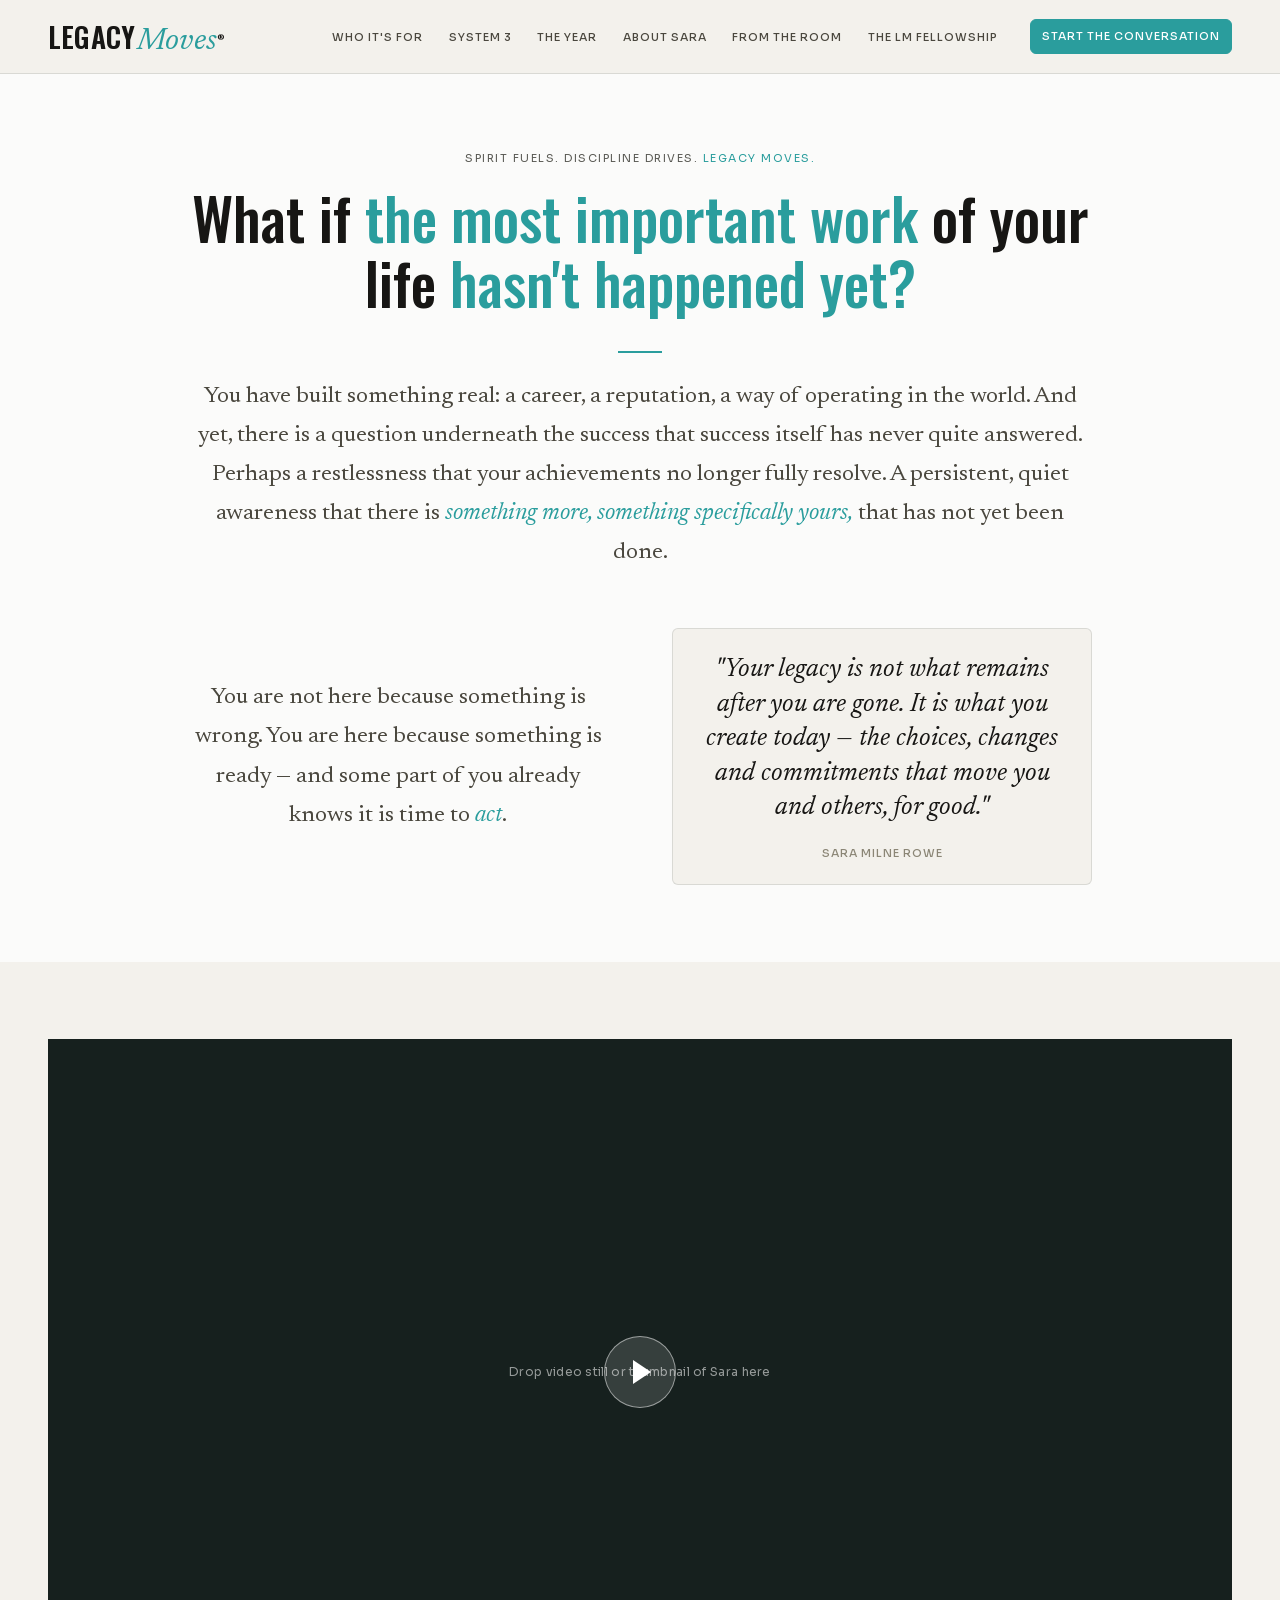
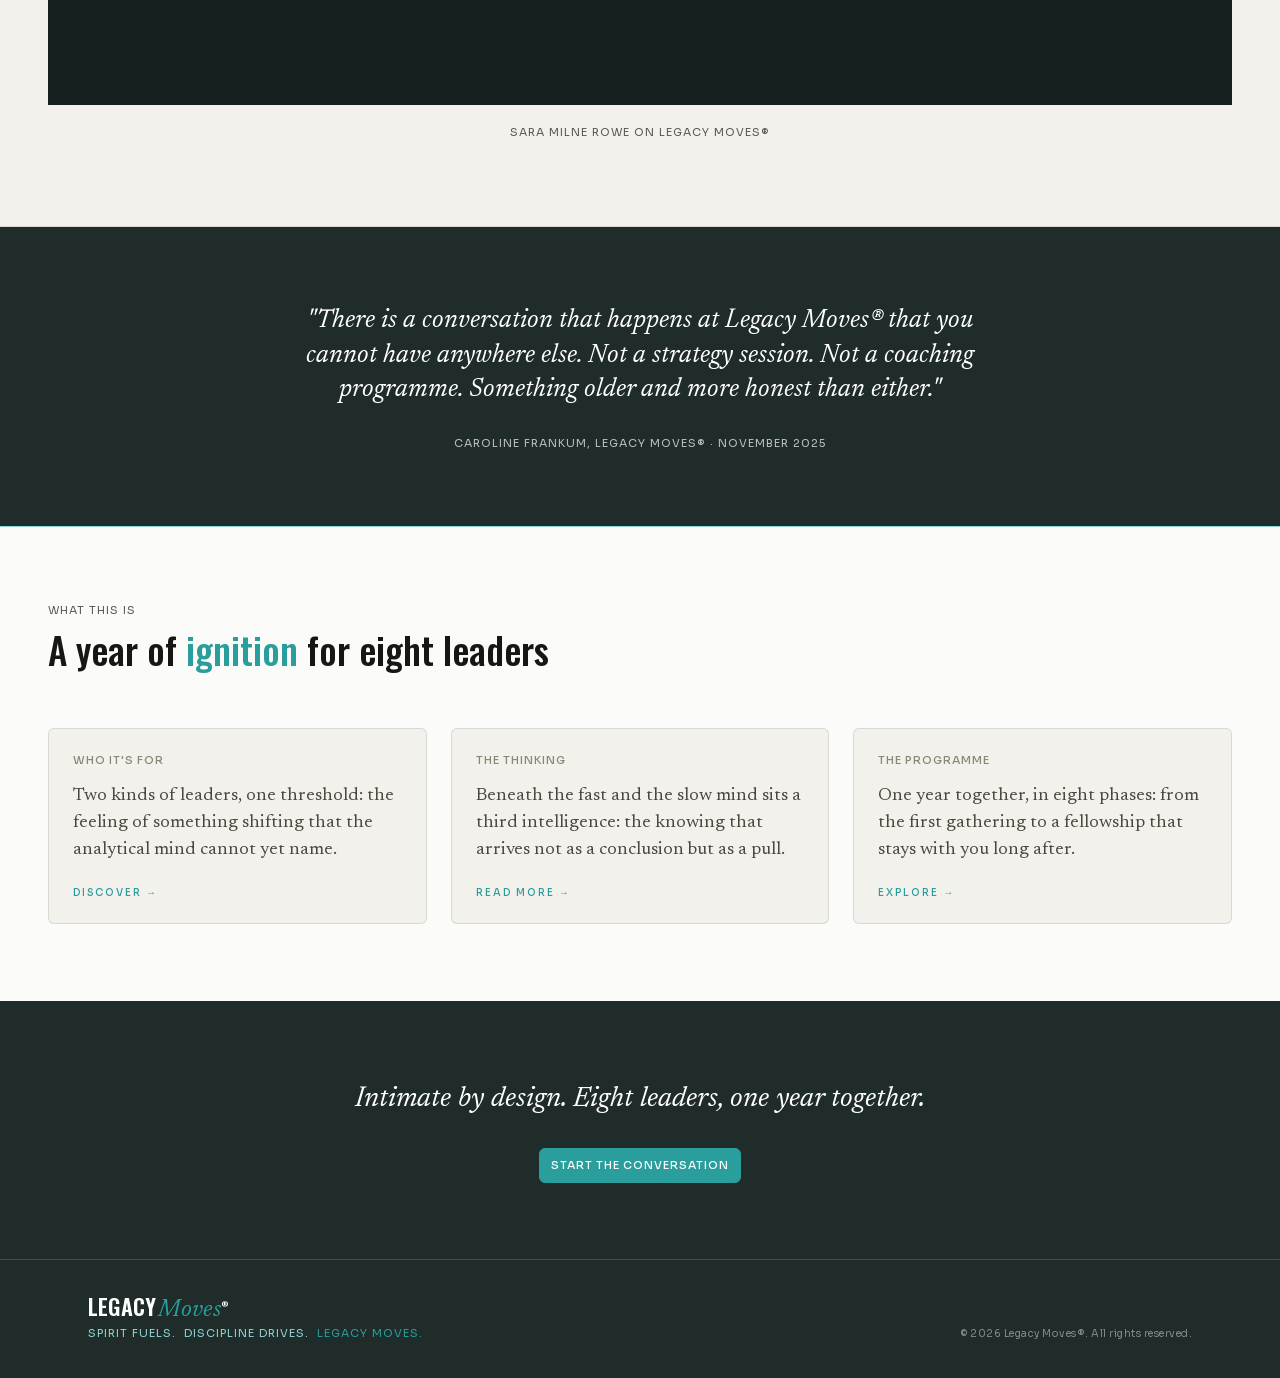
<file: index.html>
<!DOCTYPE html>
<html lang="en">
<head>
<meta charset="utf-8">
<meta name="viewport" content="width=device-width, initial-scale=1">
<title>Legacy Moves® — A year of ignition for eight leaders</title>
<link rel="stylesheet" href="css/fonts.css">
<link rel="stylesheet" href="css/style.css">
</head>
<body>
  <!-- header:start -->
  <header class="site-header">
    <div class="header-top">
      <a href="index.html" class="logo-lockup">
        <span class="wordmark">Legacy</span><span class="wordmark-script">Moves</span><sup class="wordmark-r">®</sup>
      </a>
      <nav class="site-nav" id="site-nav">
        <a href="who-its-for.html" class="nav-link">Who it's for</a>
        <a href="system-3.html" class="nav-link">System 3</a>
        <a href="the-year.html" class="nav-link">The Year</a>
        <a href="about-sara.html" class="nav-link">About Sara</a>
        <a href="from-the-room.html" class="nav-link">From the room</a>
        <a href="the-fellowship.html" class="nav-link">The LM Fellowship</a>
        <a href="start-the-conversation.html" class="cta-link nav-cta">Start the conversation</a>
      </nav>
      <div class="header-actions">
        <a href="start-the-conversation.html" class="cta-link header-cta">Start the conversation</a>
        <button class="nav-toggle" aria-label="Toggle navigation" aria-expanded="false" aria-controls="site-nav">
          <span class="bar"></span><span class="bar"></span><span class="bar"></span>
        </button>
      </div>
    </div>
  </header>

  <!-- header:end -->
  <script src="js/nav.js"></script>

  <main>

  <div data-screen-label="Home">
    <section class="section-plain">
      <div class="wrap wrap-1000 text-center">
        <div class="hero-tagline">Spirit Fuels. Discipline Drives. <span class="text-teal">Legacy Moves.</span></div>
        <h1 class="hero-heading">What if <span class="text-teal">the most important work</span> of your life <span class="text-teal">hasn't happened yet?</span></h1>
        <div class="rule-teal"></div>
        <p class="hero-lead">You have built something real: a career, a reputation, a way of operating in the world. And yet, there is a question underneath the success that success itself has never quite answered. Perhaps a restlessness that your achievements no longer fully resolve. A persistent, quiet awareness that there is <span class="text-teal-em">something more, something specifically yours,</span> that has not yet been done.</p>
        <div class="split-grid split-1-1 split-align-center stack-md hero-split">
          <p class="hero-lead">You are not here because something is wrong. You are here because something is ready — and some part of you already knows it is time to <span class="text-teal-em">act</span>.</p>
          <div class="card hero-quote-card">
            <p class="testimonial-quote">"Your legacy is not what remains after you are gone. It is what you create today — the choices, changes and commitments that move you and others, for good."</p>
            <span class="card-label">Sara Milne Rowe</span>
          </div>
        </div>
      </div>
    </section>

    <section class="section-alt">
      <div class="wrap">
        <div class="video-frame">
          <div class="media-placeholder media-placeholder-fill">Drop video still or thumbnail of Sara here</div>
          <div class="video-play-button">
            <div class="video-play-icon"></div>
          </div>
        </div>
        <p class="eyebrow eyebrow-center eyebrow-top">Sara Milne Rowe on Legacy Moves®</p>
      </div>
    </section>

    <section class="section-dark">
      <div class="quote-cycler">
        <div class="quote-slide is-active">
          <p class="pull-quote">"There is a conversation that happens at Legacy Moves® that you cannot have anywhere else. Not a strategy session. Not a coaching programme. Something older and more honest than either."</p>
          <p class="pull-quote-attribution">Caroline Frankum, Legacy Moves® · November 2025</p>
        </div>
        <div class="quote-slide">
          <p class="pull-quote">"I have been in many rooms with skilled facilitators. This was different. Sara holds something rare: the ability to help you hear yourself more clearly than you ever have. The decisions I made in that room have shaped everything since."</p>
          <p class="pull-quote-attribution">Zehra Chatoo, Senior Executive · Global Markets</p>
        </div>        
      </div>
      <div class="section-dark-edge"></div>
    </section>

    <section class="section-plain">
      <div class="wrap">
        <div class="heading-group">
          <span class="eyebrow">What this is</span>
          <h2 class="h-subsection">A year of <span class="text-teal">ignition</span> for eight leaders</h2>
        </div>
        <div class="stack-sm info-cards">
          <a href="who-its-for.html" class="card info-card">
            <span class="card-label">Who it's for</span>
            <p class="card-body">Two kinds of leaders, one threshold: the feeling of something shifting that the analytical mind cannot yet name.</p>
            <span class="tag-teal card-cta">Discover →</span>
          </a>
          <a href="system-3.html" class="card info-card">
            <span class="card-label">The thinking</span>
            <p class="card-body">Beneath the fast and the slow mind sits a third intelligence: the knowing that arrives not as a conclusion but as a pull.</p>
            <span class="tag-teal card-cta">Read more →</span>
          </a>
          <a href="the-year.html" class="card info-card">
            <span class="card-label">The programme</span>
            <p class="card-body">One year together, in eight phases: from the first gathering to a fellowship that stays with you long after.</p>
            <span class="tag-teal card-cta">Explore →</span>
          </a>
        </div>
      </div>
    </section>


  </div>
  
  </main>

  <!-- footer:start -->
  <footer class="site-footer">
    <div class="footer-top">
      <div class="footer-inner">
          <p class="footer-quote">Intimate by design. Eight leaders, one year together.</p>
          <a href="start-the-conversation.html" class="cta-link footer-cta">Start the conversation</a>
      </div>
    </div>
    <div class="footer-divider"></div>
    <div class="footer-bottom">
      <div class="footer-inner">
          <div class="footer-brand">
            <a href="index.html" class="footer-logo"><span class="wordmark">Legacy</span><span class="wordmark-script">Moves</span><sup class="wordmark-r">®</sup></a>
            <div class="footer-tagline">Spirit Fuels.&nbsp;&nbsp;Discipline Drives.&nbsp;&nbsp;<span class="text-teal">Legacy Moves.</span></div>
          </div>
          <div class="footer-copyright">© 2026 Legacy Moves®. All rights reserved.</div>
      </div>
    </div>
  </footer>

  <!-- footer:end -->

<script src="js/quote-cycle.js"></script>
</body>
</html>
</file>
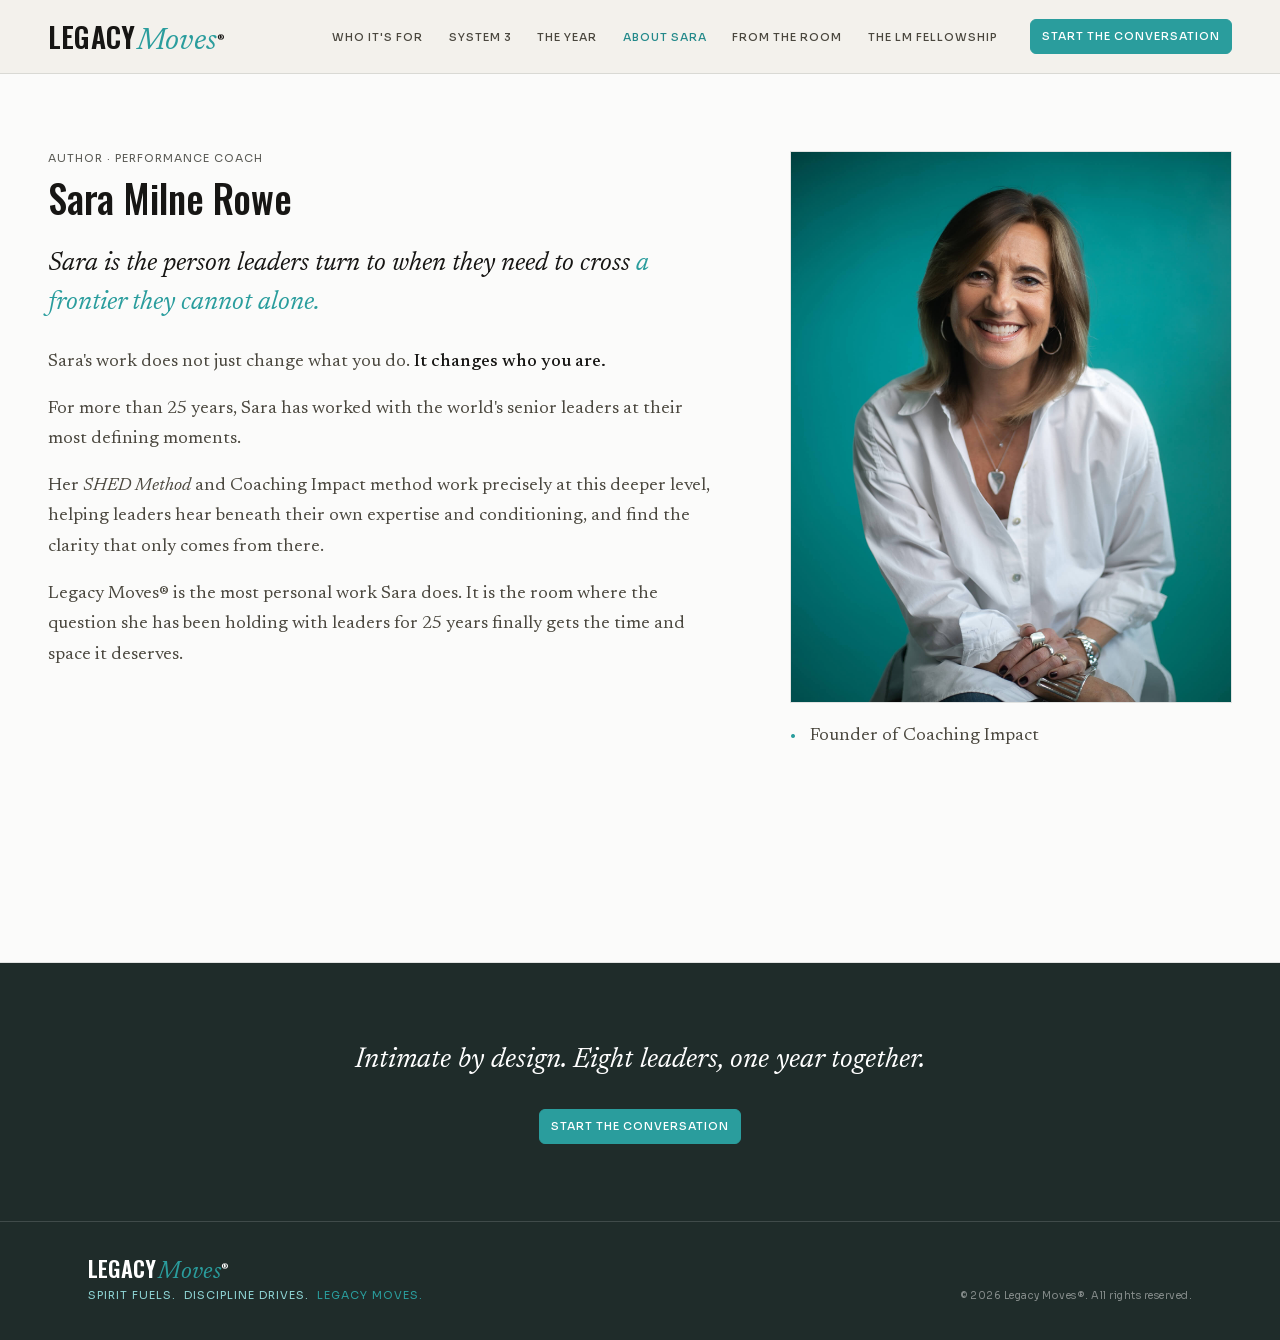
<file: about-sara.html>
<!DOCTYPE html>
<html lang="en">
<head>
<meta charset="utf-8">
<meta name="viewport" content="width=device-width, initial-scale=1">
<title>About Sara | Legacy Moves®</title>
<link rel="stylesheet" href="css/fonts.css">
<link rel="stylesheet" href="css/style.css">
</head>
<body>
  <!-- header:start -->
  <header class="site-header">
    <div class="header-top">
      <a href="index.html" class="logo-lockup">
        <span class="wordmark">Legacy</span><span class="wordmark-script">Moves</span><sup class="wordmark-r">®</sup>
      </a>
      <nav class="site-nav" id="site-nav">
        <a href="who-its-for.html" class="nav-link">Who it's for</a>
        <a href="system-3.html" class="nav-link">System 3</a>
        <a href="the-year.html" class="nav-link">The Year</a>
        <a href="about-sara.html" class="nav-link active">About Sara</a>
        <a href="from-the-room.html" class="nav-link">From the room</a>
        <a href="the-fellowship.html" class="nav-link">The LM Fellowship</a>
        <a href="start-the-conversation.html" class="cta-link nav-cta">Start the conversation</a>
      </nav>
      <div class="header-actions">
        <a href="start-the-conversation.html" class="cta-link header-cta">Start the conversation</a>
        <button class="nav-toggle" aria-label="Toggle navigation" aria-expanded="false" aria-controls="site-nav">
          <span class="bar"></span><span class="bar"></span><span class="bar"></span>
        </button>
      </div>
    </div>
  </header>

  <!-- header:end -->
  <script src="js/nav.js"></script>

  <main>

  <section data-screen-label="About Sara" class="section-bordered">
    <div class="wrap stack-md split-grid split-3-2 split-align-start">
      <div>
        <span class="eyebrow">Author · Performance Coach</span>
        <h2 class="h-section">Sara Milne Rowe</h2>
        <p class="bio-quote">Sara is the person leaders turn to when they need to cross <span class="text-teal-em">a frontier they cannot alone.</span></p>
        <p class="body-copy">Sara's work does not just change what you do. <strong class="text-strong">It changes who you are.</strong></p>
        <p class="body-copy body-copy-top">For more than 25 years, Sara has worked with the world's senior leaders at their most defining moments.</p>
        <p class="body-copy body-copy-top">Her <em>SHED Method</em> and Coaching Impact method work precisely at this deeper level, helping leaders hear beneath their own expertise and conditioning, and find the clarity that only comes from there.</p>
        <p class="body-copy body-copy-top">Legacy Moves® is the most personal work Sara does. It is the room where the question she has been holding with leaders for 25 years finally gets the time and space it deserves.</p>
      </div>
      <div>
        <div class="portrait-frame">
          <img src="assets/images/sara-portrait.jpg" alt="Sara Milne Rowe" class="portrait-img">
        </div>
        <div class="quote-cycler credential-cycler">
          <div class="quote-slide is-active"><p class="credential-item">Founder of Coaching Impact</p></div>
          <div class="quote-slide"><p class="credential-item">Author · International Speaker · Executive Advisor</p></div>
          <div class="quote-slide"><p class="credential-item">25+ years coaching Fortune 500 C-suite leaders across global organisations</p></div>
          <div class="quote-slide"><p class="credential-item">SHED Method · Coaching Impact Method · Three Brains, Five Energies</p></div>
          <div class="quote-slide"><p class="credential-item">Financial services, FMCG, legal, education, technology, media, publishing, public sector, travel and leisure, health and pharmaceuticals, professional services, private equity. High performers across all walks of life throughout the UK and the world</p></div>
          <div class="quote-slide"><p class="credential-item">Host of the podcast Better Under Pressure</p></div>
        </div>
      </div>
    </div>

  </section>

  </main>

  <!-- footer:start -->
  <footer class="site-footer">
    <div class="footer-top">
      <div class="footer-inner">
          <p class="footer-quote">Intimate by design. Eight leaders, one year together.</p>
          <a href="start-the-conversation.html" class="cta-link footer-cta">Start the conversation</a>
      </div>
    </div>
    <div class="footer-divider"></div>
    <div class="footer-bottom">
      <div class="footer-inner">
          <div class="footer-brand">
            <a href="index.html" class="footer-logo"><span class="wordmark">Legacy</span><span class="wordmark-script">Moves</span><sup class="wordmark-r">®</sup></a>
            <div class="footer-tagline">Spirit Fuels.&nbsp;&nbsp;Discipline Drives.&nbsp;&nbsp;<span class="text-teal">Legacy Moves.</span></div>
          </div>
          <div class="footer-copyright">© 2026 Legacy Moves®. All rights reserved.</div>
      </div>
    </div>
  </footer>

  <!-- footer:end -->

<script src="js/quote-cycle.js"></script>
</body>
</html>
</file>
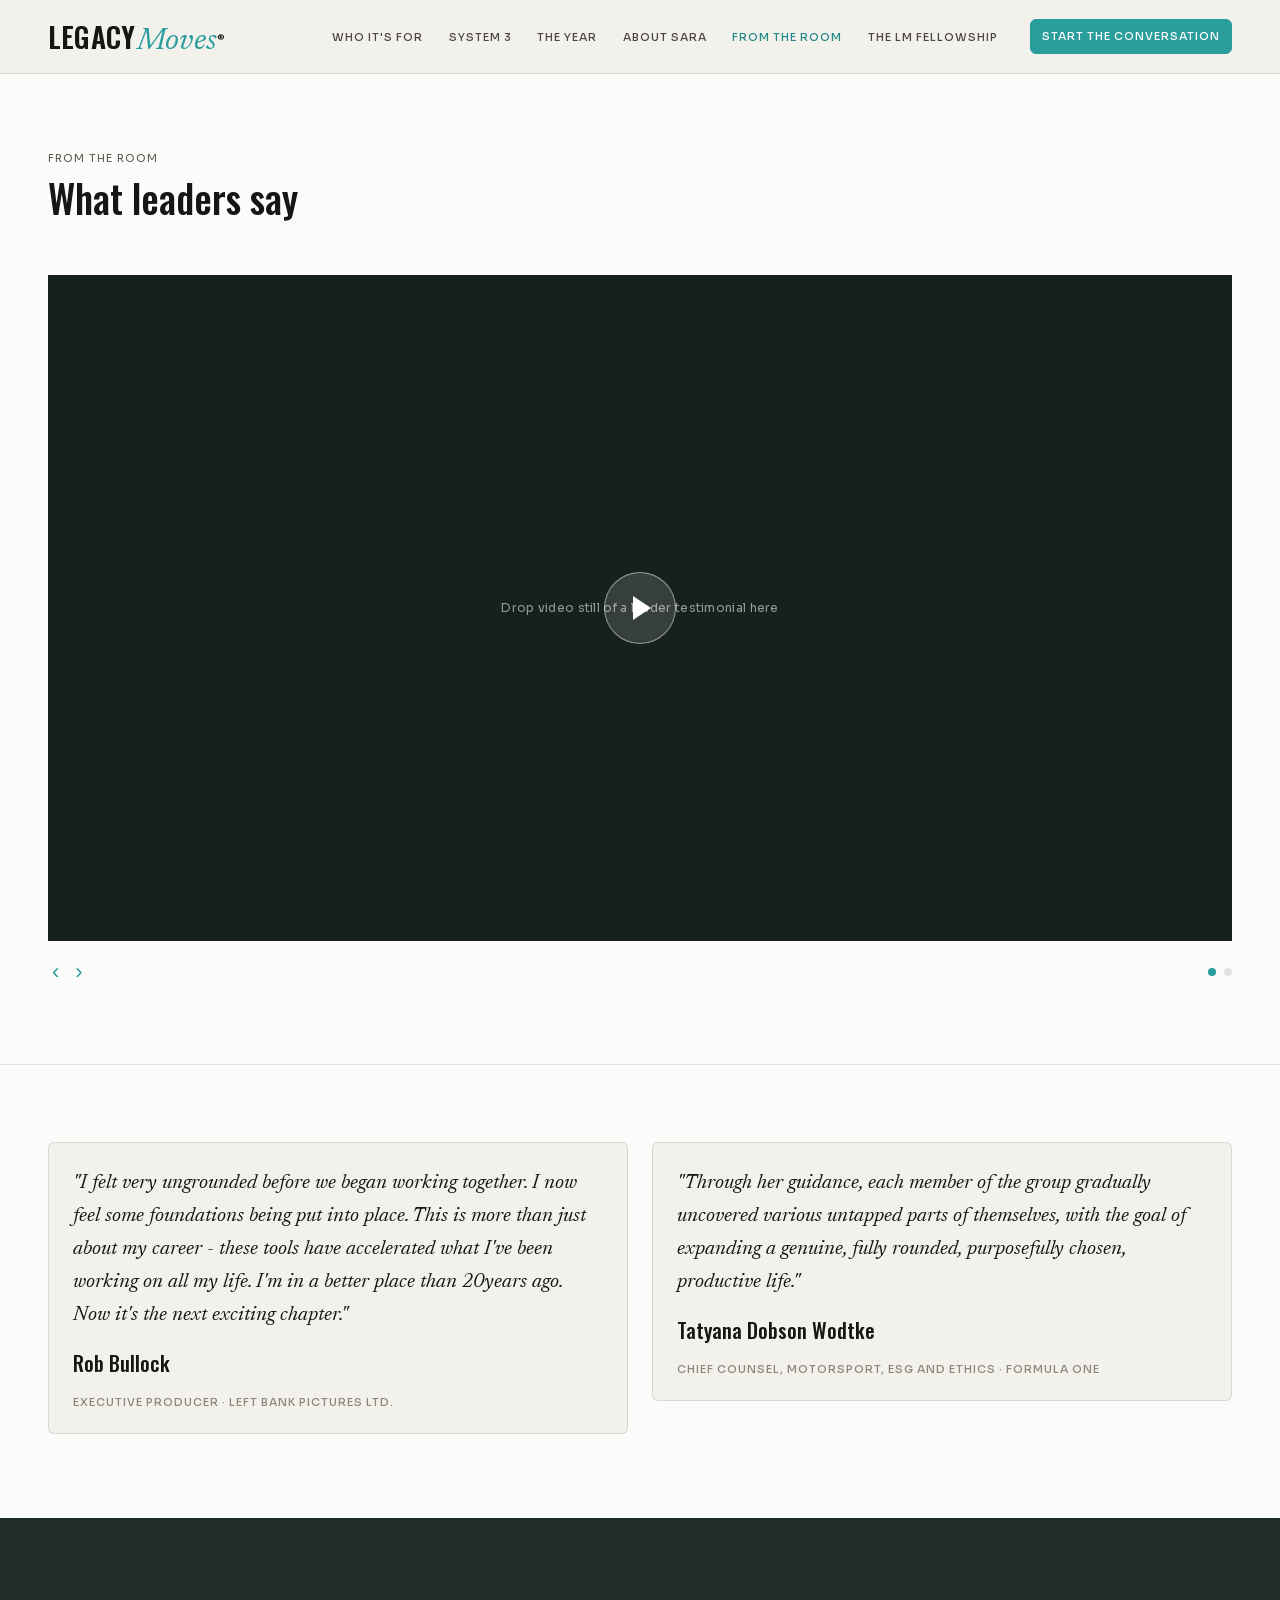
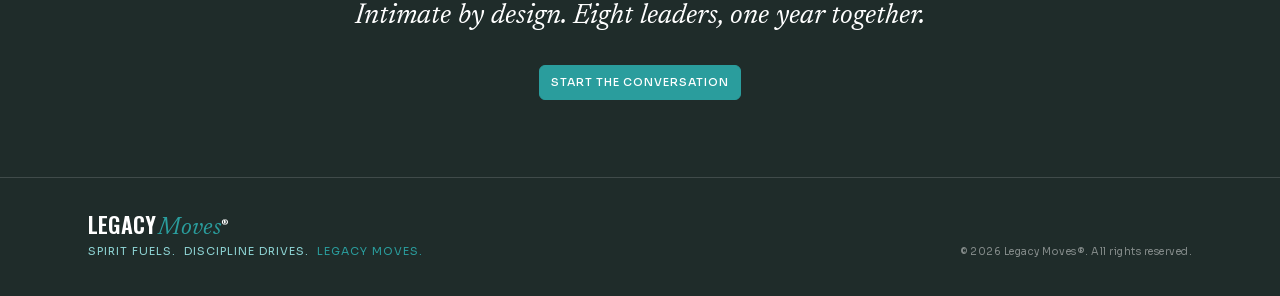
<file: from-the-room.html>
<!DOCTYPE html>
<html lang="en">
<head>
<meta charset="utf-8">
<meta name="viewport" content="width=device-width, initial-scale=1">
<title>From the Room | Legacy Moves®</title>
<link rel="stylesheet" href="css/fonts.css">
<link rel="stylesheet" href="css/style.css">
</head>
<body>
  <!-- header:start -->
  <header class="site-header">
    <div class="header-top">
      <a href="index.html" class="logo-lockup">
        <span class="wordmark">Legacy</span><span class="wordmark-script">Moves</span><sup class="wordmark-r">®</sup>
      </a>
      <nav class="site-nav" id="site-nav">
        <a href="who-its-for.html" class="nav-link">Who it's for</a>
        <a href="system-3.html" class="nav-link">System 3</a>
        <a href="the-year.html" class="nav-link">The Year</a>
        <a href="about-sara.html" class="nav-link">About Sara</a>
        <a href="from-the-room.html" class="nav-link active">From the room</a>
        <a href="the-fellowship.html" class="nav-link">The LM Fellowship</a>
        <a href="start-the-conversation.html" class="cta-link nav-cta">Start the conversation</a>
      </nav>
      <div class="header-actions">
        <a href="start-the-conversation.html" class="cta-link header-cta">Start the conversation</a>
        <button class="nav-toggle" aria-label="Toggle navigation" aria-expanded="false" aria-controls="site-nav">
          <span class="bar"></span><span class="bar"></span><span class="bar"></span>
        </button>
      </div>
    </div>
  </header>

  <!-- header:end -->
  <script src="js/nav.js"></script>

  <main>

  <section data-screen-label="From the room" class="section-bordered">
    <div class="wrap">
      <div class="heading-group">
        <span class="eyebrow">From the Room</span>
        <h2 class="h-section">What leaders say</h2>
      </div>

      <div class="video-carousel">
        <div class="video-carousel-viewport">
          <div class="video-carousel-slide is-active">
            <div class="video-frame">
              <div class="media-placeholder media-placeholder-fill">Drop video still of a leader testimonial here</div>
              <div class="video-play-button">
                <div class="video-play-icon"></div>
              </div>
            </div>
          </div>
          <div class="video-carousel-slide">
            <div class="video-frame">
              <div class="media-placeholder media-placeholder-fill">Drop video still of a second leader testimonial here</div>
              <div class="video-play-button">
                <div class="video-play-icon"></div>
              </div>
            </div>
          </div>
        </div>
        <div class="video-carousel-controls">
          <div class="video-carousel-arrows">
            <button class="video-carousel-arrow video-carousel-prev" aria-label="Previous video">‹</button>
            <button class="video-carousel-arrow video-carousel-next" aria-label="Next video">›</button>
          </div>
          <div class="video-carousel-dots">
            <button class="video-carousel-dot is-active" aria-label="Go to video 1"></button>
            <button class="video-carousel-dot" aria-label="Go to video 2"></button>
          </div>
        </div>
      </div>
    </div>
  </section>

  <section class="section-plain">
    <div class="wrap">
      <div class="stack-sm masonry masonry-2">
        <div class="card">
          <p class="testimonial-quote">"I felt very ungrounded before we began working together. I now feel some foundations being put into place. This is more than just about my career - these tools have accelerated what I've been working on all my life. I'm in a better place than 20years ago. Now it's the next exciting chapter."</p>
          <h3 class="card-heading">Rob Bullock</h3>
          <span class="card-label">Executive Producer · Left Bank Pictures Ltd.</span>
        </div>
        <div class="card">
          <p class="testimonial-quote">"Through her guidance, each member of the group gradually uncovered various untapped parts of themselves, with the goal of expanding a genuine, fully rounded, purposefully chosen, productive life."</p>
          <h3 class="card-heading">Tatyana Dobson Wodtke</h3>
          <span class="card-label">Chief Counsel, Motorsport, ESG and Ethics · Formula One</span>
        </div>
      </div>
    </div>
  </section>
  
  </main>

  <!-- footer:start -->
  <footer class="site-footer">
    <div class="footer-top">
      <div class="footer-inner">
          <p class="footer-quote">Intimate by design. Eight leaders, one year together.</p>
          <a href="start-the-conversation.html" class="cta-link footer-cta">Start the conversation</a>
      </div>
    </div>
    <div class="footer-divider"></div>
    <div class="footer-bottom">
      <div class="footer-inner">
          <div class="footer-brand">
            <a href="index.html" class="footer-logo"><span class="wordmark">Legacy</span><span class="wordmark-script">Moves</span><sup class="wordmark-r">®</sup></a>
            <div class="footer-tagline">Spirit Fuels.&nbsp;&nbsp;Discipline Drives.&nbsp;&nbsp;<span class="text-teal">Legacy Moves.</span></div>
          </div>
          <div class="footer-copyright">© 2026 Legacy Moves®. All rights reserved.</div>
      </div>
    </div>
  </footer>

  <!-- footer:end -->

<script src="js/video-carousel.js"></script>
</body>
</html>
</file>
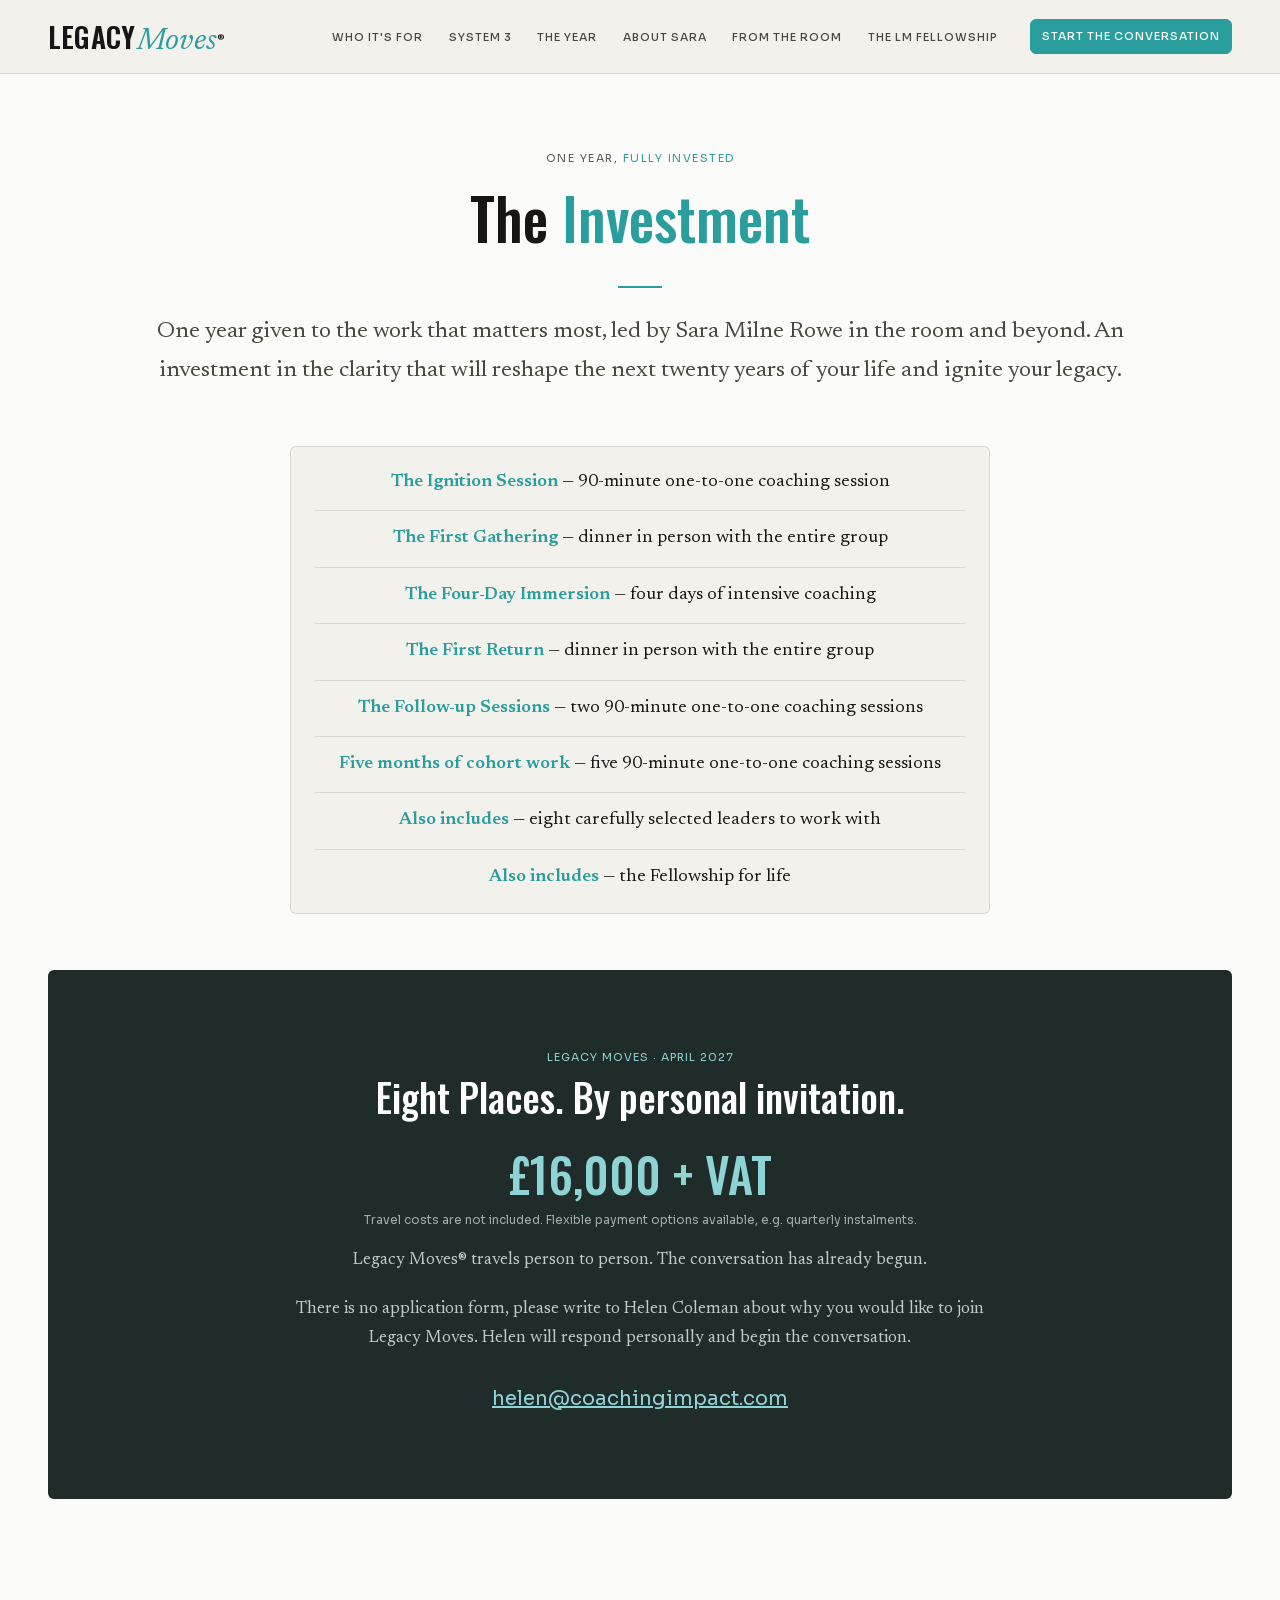
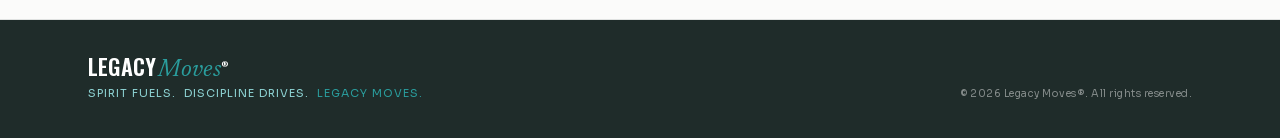
<file: start-the-conversation.html>
<!DOCTYPE html>
<html lang="en">
<head>
<meta charset="utf-8">
<meta name="viewport" content="width=device-width, initial-scale=1">
<title>Start the Conversation | Legacy Moves®</title>
<link rel="stylesheet" href="css/fonts.css">
<link rel="stylesheet" href="css/style.css">
</head>
<body>
  <!-- header:start -->
  <header class="site-header">
    <div class="header-top">
      <a href="index.html" class="logo-lockup">
        <span class="wordmark">Legacy</span><span class="wordmark-script">Moves</span><sup class="wordmark-r">®</sup>
      </a>
      <nav class="site-nav" id="site-nav">
        <a href="who-its-for.html" class="nav-link">Who it's for</a>
        <a href="system-3.html" class="nav-link">System 3</a>
        <a href="the-year.html" class="nav-link">The Year</a>
        <a href="about-sara.html" class="nav-link">About Sara</a>
        <a href="from-the-room.html" class="nav-link">From the room</a>
        <a href="the-fellowship.html" class="nav-link">The LM Fellowship</a>
        <a href="start-the-conversation.html" class="cta-link nav-cta">Start the conversation</a>
      </nav>
      <div class="header-actions">
        <a href="start-the-conversation.html" class="cta-link header-cta">Start the conversation</a>
        <button class="nav-toggle" aria-label="Toggle navigation" aria-expanded="false" aria-controls="site-nav">
          <span class="bar"></span><span class="bar"></span><span class="bar"></span>
        </button>
      </div>
    </div>
  </header>

  <!-- header:end -->
  <script src="js/nav.js"></script>

  <main>

  <div data-screen-label="Express interest">
    <section data-screen-label="The Investment" class="section-bordered">
      <div class="wrap wrap-pad-bottom-loose">
        <div class="heading-group heading-group-center">
          <div class="hero-tagline">One Year, <span class="text-teal">Fully Invested</span></div>
          <h2 class="hero-heading">The <span class="text-teal">Investment</span></h2>
          <div class="rule-teal"></div>
          <p class="hero-lead">One year given to the work that matters most, led by Sara Milne Rowe in the room and beyond. An investment in the clarity that will reshape the next twenty years of your life and ignite your legacy.</p>
        </div>
        <div class="card-stack-narrow">
          <div class="card text-center">
            <div class="stirs-row">
              <p class="breakdown-desc"><strong class="text-teal">The Ignition Session</strong> — 90-minute one-to-one coaching session</p>
            </div>
            <div class="stirs-row">
              <p class="breakdown-desc"><strong class="text-teal">The First Gathering</strong> — dinner in person with the entire group</p>
            </div>
            <div class="stirs-row">
              <p class="breakdown-desc"><strong class="text-teal">The Four-Day Immersion</strong> — four days of intensive coaching</p>
            </div>
            <div class="stirs-row">
              <p class="breakdown-desc"><strong class="text-teal">The First Return</strong> — dinner in person with the entire group</p>
            </div>
            <div class="stirs-row">
              <p class="breakdown-desc"><strong class="text-teal">The Follow-up Sessions</strong> — two 90-minute one-to-one coaching sessions</p>
            </div>
            <div class="stirs-row">
              <p class="breakdown-desc"><strong class="text-teal">Five months of cohort work</strong> — five 90-minute one-to-one coaching sessions</p>
            </div>
            <div class="stirs-row">
              <p class="breakdown-desc"><strong class="text-teal">Also includes</strong> — eight carefully selected leaders to work with</p>
            </div>
            <div class="stirs-row">
              <p class="breakdown-desc"><strong class="text-teal">Also includes</strong> — the Fellowship for life</p>
            </div>
          </div>
        </div>
        <div class="cta-box text-center">
          <div class="cta-inner">
            <span class="eyebrow eyebrow-spaced eyebrow-light">Legacy Moves · April 2027</span>
            <h2 class="h-section text-white">Eight Places. By personal invitation.</h2>
            <div class="price-total">£16,000 + VAT</div>
            <p class="price-note">Travel costs are not included. Flexible payment options available, e.g. quarterly instalments.</p>
            <p class="cta-copy">Legacy Moves® travels person to person. The conversation has already begun.</p>
            <p class="cta-copy">There is no application form, please write to Helen Coleman about why you would like to join Legacy Moves. Helen will respond personally and begin the conversation.</p>
            <a href="mailto:helen@coachingimpact.com" class="cta-email">helen@coachingimpact.com</a>
          </div>
        </div>
      </div>
    </section>
  </div>
  
  </main>

  <!-- footer:start -->
  <footer class="site-footer">
    <div class="footer-bottom">
      <div class="footer-inner">
          <div class="footer-brand">
            <a href="index.html" class="footer-logo"><span class="wordmark">Legacy</span><span class="wordmark-script">Moves</span><sup class="wordmark-r">®</sup></a>
            <div class="footer-tagline">Spirit Fuels.&nbsp;&nbsp;Discipline Drives.&nbsp;&nbsp;<span class="text-teal">Legacy Moves.</span></div>
          </div>
          <div class="footer-copyright">© 2026 Legacy Moves®. All rights reserved.</div>
      </div>
    </div>
  </footer>

  <!-- footer:end -->

</body>
</html>
</file>
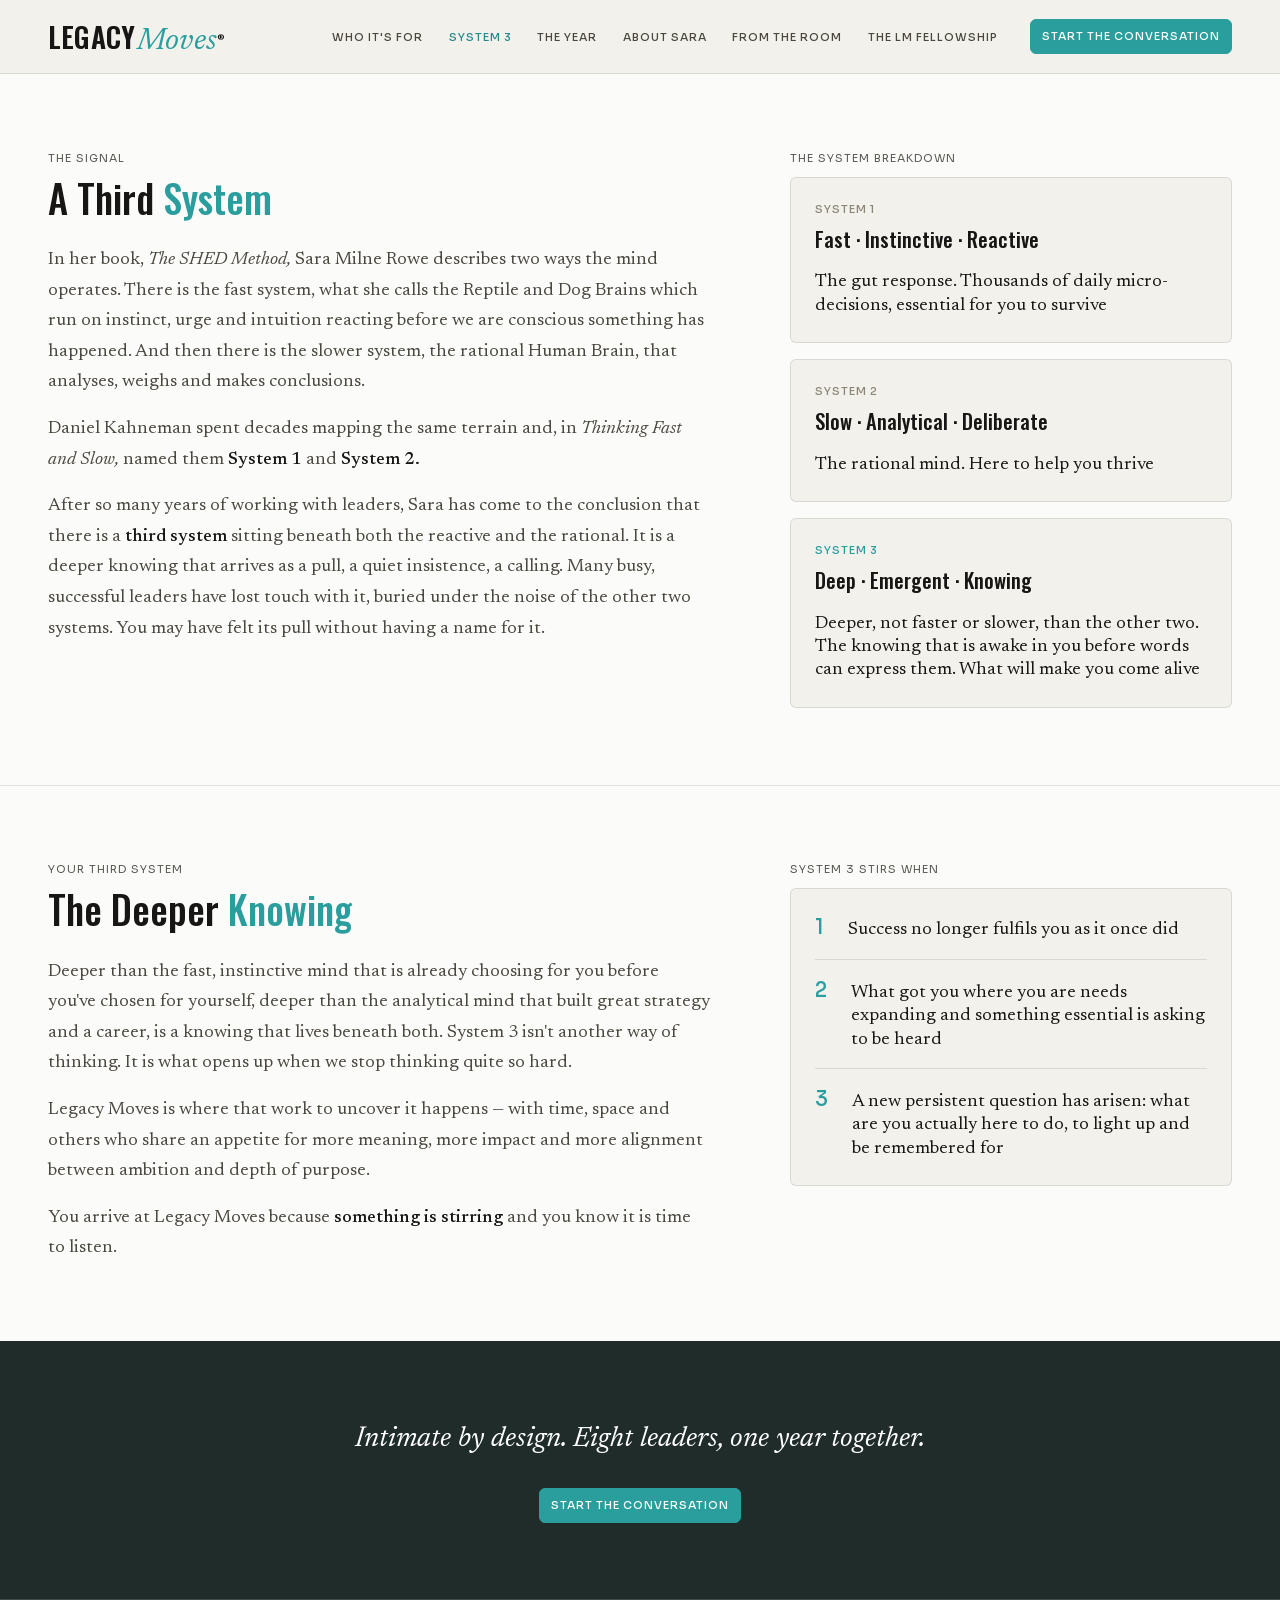
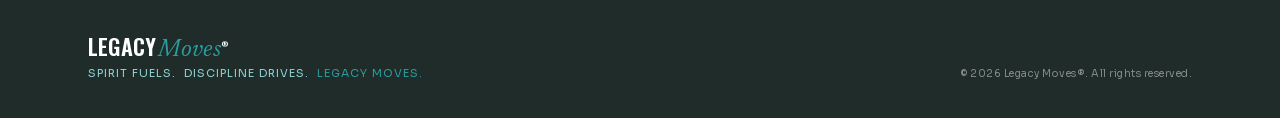
<file: system-3.html>
<!DOCTYPE html>
<html lang="en">
<head>
<meta charset="utf-8">
<meta name="viewport" content="width=device-width, initial-scale=1">
<title>System 3 | Legacy Moves®</title>
<link rel="stylesheet" href="css/fonts.css">
<link rel="stylesheet" href="css/style.css">
</head>
<body>
  <!-- header:start -->
  <header class="site-header">
    <div class="header-top">
      <a href="index.html" class="logo-lockup">
        <span class="wordmark">Legacy</span><span class="wordmark-script">Moves</span><sup class="wordmark-r">®</sup>
      </a>
      <nav class="site-nav" id="site-nav">
        <a href="who-its-for.html" class="nav-link">Who it's for</a>
        <a href="system-3.html" class="nav-link active">System 3</a>
        <a href="the-year.html" class="nav-link">The Year</a>
        <a href="about-sara.html" class="nav-link">About Sara</a>
        <a href="from-the-room.html" class="nav-link">From the room</a>
        <a href="the-fellowship.html" class="nav-link">The LM Fellowship</a>
        <a href="start-the-conversation.html" class="cta-link nav-cta">Start the conversation</a>
      </nav>
      <div class="header-actions">
        <a href="start-the-conversation.html" class="cta-link header-cta">Start the conversation</a>
        <button class="nav-toggle" aria-label="Toggle navigation" aria-expanded="false" aria-controls="site-nav">
          <span class="bar"></span><span class="bar"></span><span class="bar"></span>
        </button>
      </div>
    </div>
  </header>

  <!-- header:end -->
  <script src="js/nav.js"></script>

  <main>

  <div data-screen-label="System 3">
    <section class="section-bordered">
      <div class="wrap stack-md split-grid split-3-2">
        <div>
          <span class="eyebrow">The Signal</span>
          <h2 class="h-section">A Third <span class="text-teal">System</span></h2>
          <p class="body-copy">In her book, <em>The SHED Method,</em> Sara Milne Rowe describes two ways the mind operates. There is the fast system, what she calls the Reptile and Dog Brains which run on instinct, urge and intuition reacting before we are conscious something has happened. And then there is the slower system, the rational Human Brain, that analyses, weighs and makes conclusions.</p>
          <p class="body-copy body-copy-top">Daniel Kahneman spent decades mapping the same terrain and, in <em>Thinking Fast and Slow,</em> named them <strong class="text-strong">System 1</strong> and <strong class="text-strong">System 2.</strong></p>
          <p class="body-copy body-copy-top">After so many years of working with leaders, Sara has come to the conclusion that there is a <strong class="text-strong">third system</strong> sitting beneath both the reactive and the rational. It is a deeper knowing that arrives as a pull, a quiet insistence, a calling. Many busy, successful leaders have lost touch with it, buried under the noise of the other two systems. You may have felt its pull without having a name for it.</p>
        </div>
        <div>
          <span class="eyebrow eyebrow-spaced">The System Breakdown</span>
          <div class="card-stack">
            <div class="card">
              <span class="card-label eyebrow-spaced">System 1</span>
              <h3 class="card-heading">Fast · Instinctive · Reactive</h3>
              <p class="breakdown-desc">The gut response. Thousands of daily micro-decisions, essential for you to survive</p>
            </div>
            <div class="card">
              <span class="card-label eyebrow-spaced">System 2</span>
              <h3 class="card-heading">Slow · Analytical · Deliberate</h3>
              <p class="breakdown-desc">The rational mind. Here to help you thrive</p>
            </div>
            <div class="card">
              <span class="card-label eyebrow-spaced is-highlight">System 3</span>
              <h3 class="card-heading">Deep · Emergent · Knowing</h3>
              <p class="breakdown-desc">Deeper, not faster or slower, than the other two. The knowing that is awake in you before words can express them. What will make you come alive</p>
            </div>
          </div>
        </div>
      </div>
    </section>

    <section class="section-plain">
      <div class="wrap stack-md split-grid split-3-2">
        <div>
          <span class="eyebrow">Your Third System</span>
          <h2 class="h-section">The Deeper <span class="text-teal">Knowing</span></h2>
          <p class="body-copy">Deeper than the fast, instinctive mind that is already choosing for you before you've chosen for yourself, deeper than the analytical mind that built great strategy and a career, is a knowing that lives beneath&nbsp;both. System 3 isn't another way of thinking. It is what opens up when we stop thinking quite so hard.</p>
          <p class="body-copy body-copy-top">Legacy Moves is where that work to uncover it happens — with time, space and others who share an appetite for more meaning, more impact and more alignment between ambition and depth of purpose.</p>
          <p class="body-copy body-copy-top">You arrive at Legacy Moves because <strong class="text-strong">something is stirring</strong> and you know it is time to&nbsp;listen.</p>
        </div>
        <div>
          <span class="eyebrow eyebrow-spaced">System 3 Stirs When</span>
          <div class="card">
            <div class="stirs-row">
              <span class="step-number">1</span>
              <p class="breakdown-desc">Success no longer fulfils you as it once did</p>
            </div>
            <div class="stirs-row">
              <span class="step-number">2</span>
              <p class="breakdown-desc">What got you where you are needs expanding and something essential is asking to be heard</p>
            </div>
            <div class="stirs-row">
              <span class="step-number">3</span>
              <p class="breakdown-desc">A new persistent question has arisen: what are you actually here to do, to light up and be remembered for</p>
            </div>
          </div>
        </div>
      </div>
    </section>

  </div>
  
  </main>

  <!-- footer:start -->
  <footer class="site-footer">
    <div class="footer-top">
      <div class="footer-inner">
          <p class="footer-quote">Intimate by design. Eight leaders, one year together.</p>
          <a href="start-the-conversation.html" class="cta-link footer-cta">Start the conversation</a>
      </div>
    </div>
    <div class="footer-divider"></div>
    <div class="footer-bottom">
      <div class="footer-inner">
          <div class="footer-brand">
            <a href="index.html" class="footer-logo"><span class="wordmark">Legacy</span><span class="wordmark-script">Moves</span><sup class="wordmark-r">®</sup></a>
            <div class="footer-tagline">Spirit Fuels.&nbsp;&nbsp;Discipline Drives.&nbsp;&nbsp;<span class="text-teal">Legacy Moves.</span></div>
          </div>
          <div class="footer-copyright">© 2026 Legacy Moves®. All rights reserved.</div>
      </div>
    </div>
  </footer>

  <!-- footer:end -->

</body>
</html>
</file>
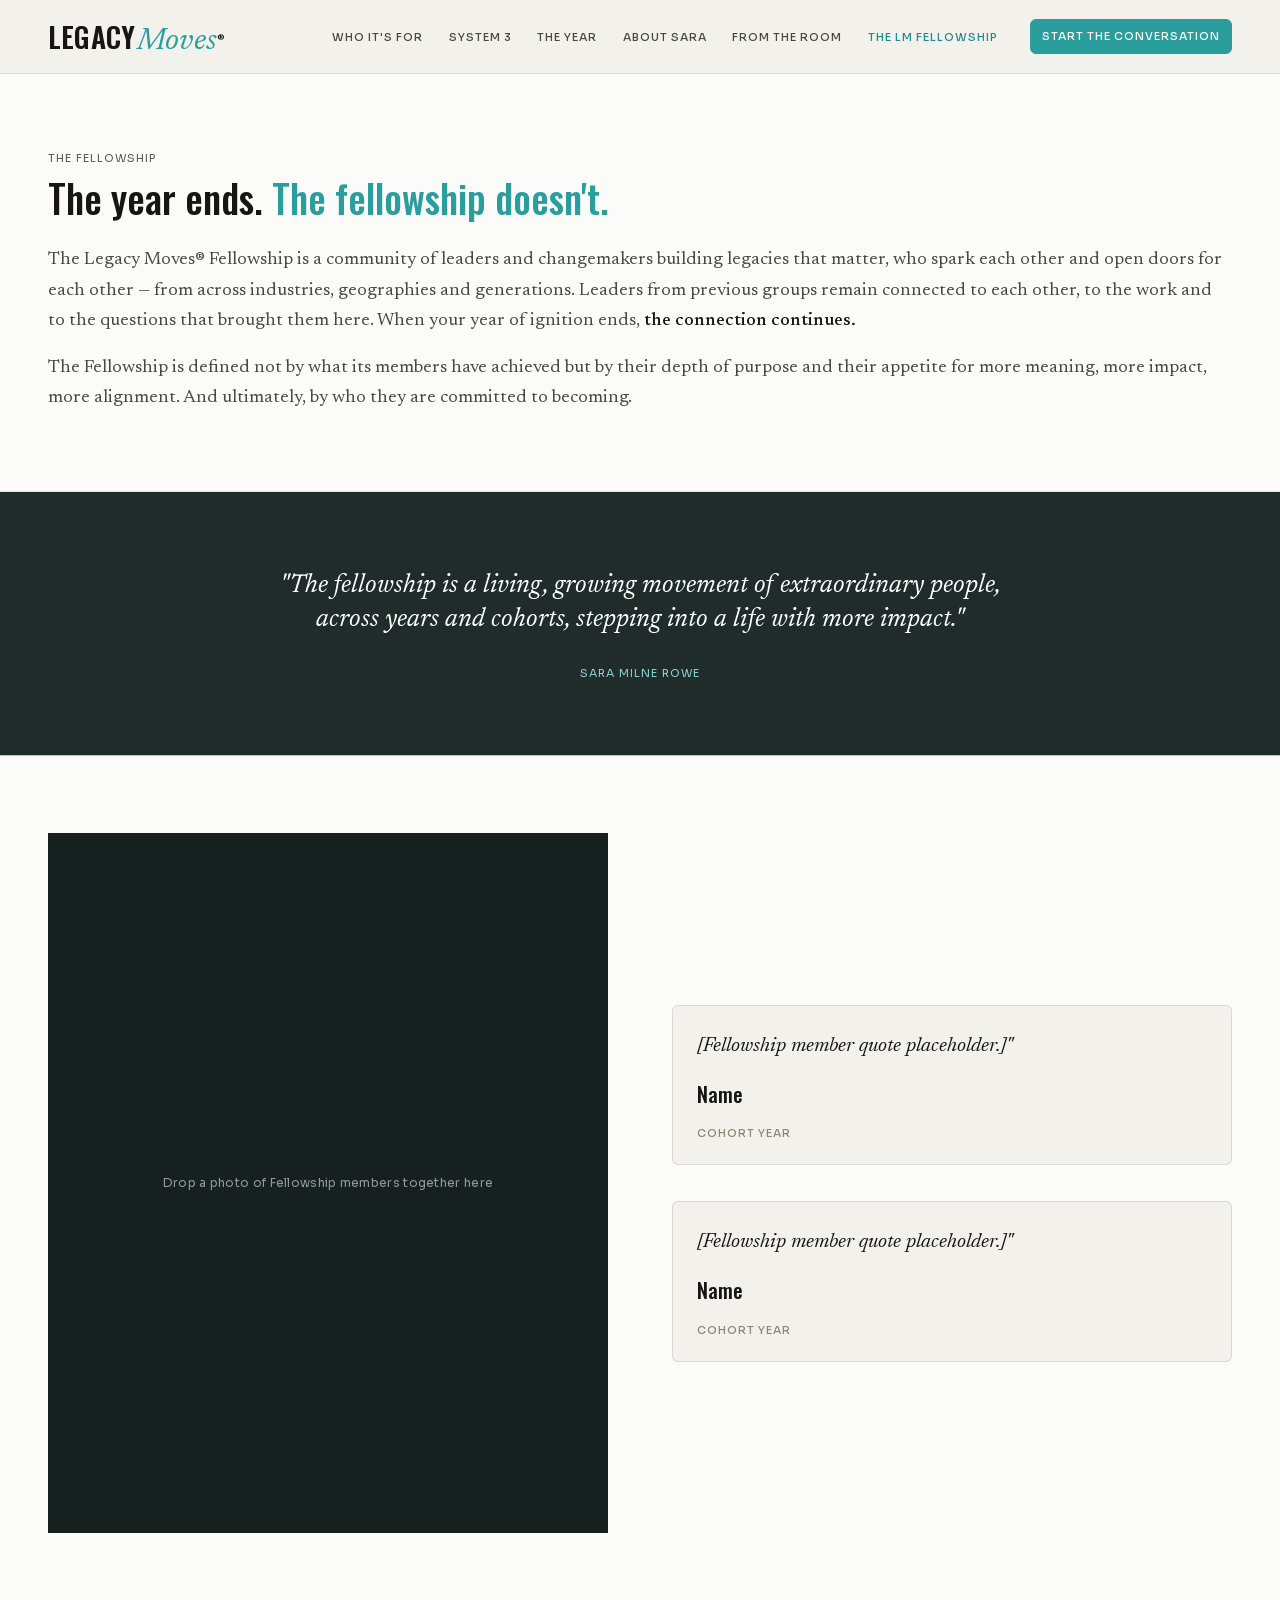
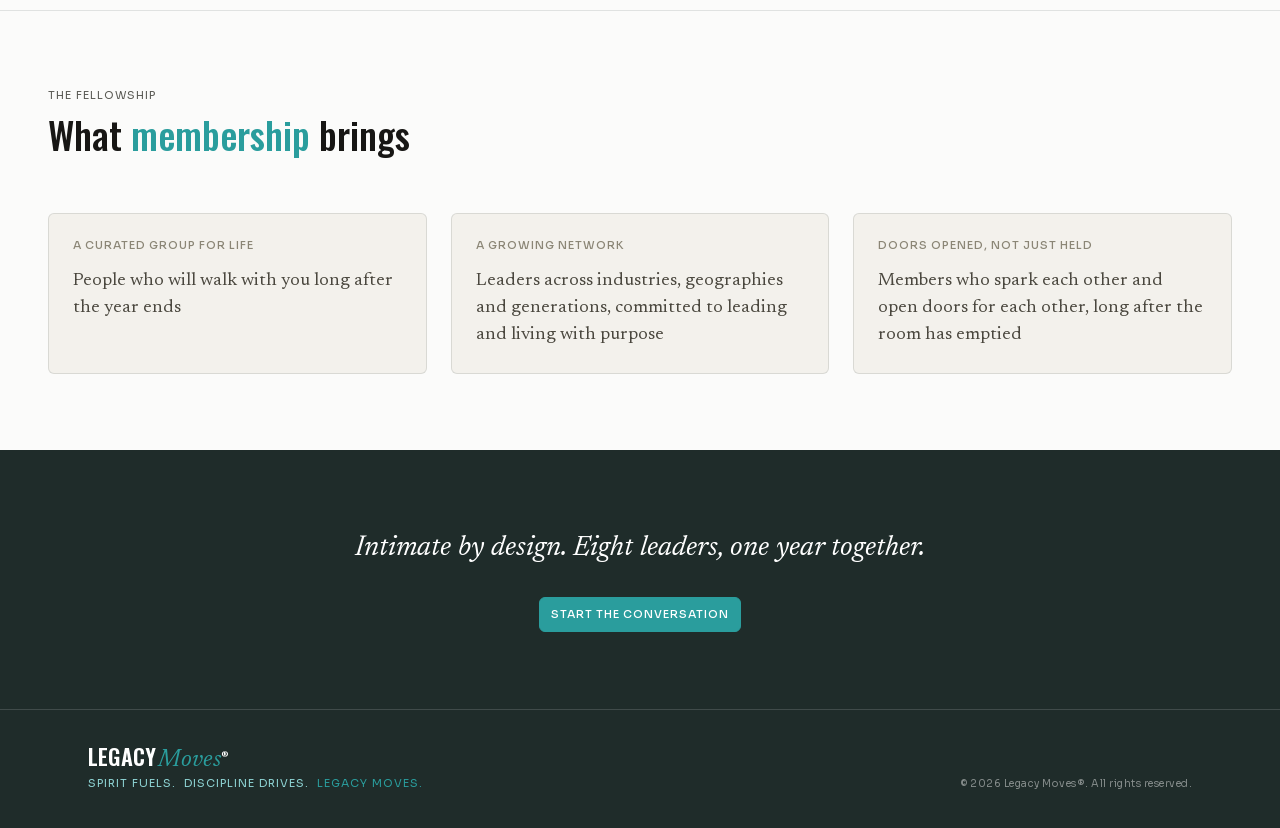
<file: the-fellowship.html>
<!DOCTYPE html>
<html lang="en">
<head>
<meta charset="utf-8">
<meta name="viewport" content="width=device-width, initial-scale=1">
<title>The LM Fellowship | Legacy Moves®</title>
<link rel="stylesheet" href="css/fonts.css">
<link rel="stylesheet" href="css/style.css">
</head>
<body>
  <!-- header:start -->
  <header class="site-header">
    <div class="header-top">
      <a href="index.html" class="logo-lockup">
        <span class="wordmark">Legacy</span><span class="wordmark-script">Moves</span><sup class="wordmark-r">®</sup>
      </a>
      <nav class="site-nav" id="site-nav">
        <a href="who-its-for.html" class="nav-link">Who it's for</a>
        <a href="system-3.html" class="nav-link">System 3</a>
        <a href="the-year.html" class="nav-link">The Year</a>
        <a href="about-sara.html" class="nav-link">About Sara</a>
        <a href="from-the-room.html" class="nav-link">From the room</a>
        <a href="the-fellowship.html" class="nav-link active">The LM Fellowship</a>
        <a href="start-the-conversation.html" class="cta-link nav-cta">Start the conversation</a>
      </nav>
      <div class="header-actions">
        <a href="start-the-conversation.html" class="cta-link header-cta">Start the conversation</a>
        <button class="nav-toggle" aria-label="Toggle navigation" aria-expanded="false" aria-controls="site-nav">
          <span class="bar"></span><span class="bar"></span><span class="bar"></span>
        </button>
      </div>
    </div>
  </header>

  <!-- header:end -->
  <script src="js/nav.js"></script>

  <main>

  <div data-screen-label="LM Fellowship">
    <section class="section-bordered">
      <div class="wrap">
        <div>
          <span class="eyebrow">The Fellowship</span>
          <h2 class="h-section">The year ends. <span class="text-teal">The fellowship doesn't.</span></h2>
          <p class="body-copy">The Legacy Moves® Fellowship is a community of leaders and changemakers building legacies that matter, who spark each other and open doors for each other — from across industries, geographies and generations. Leaders from previous groups remain connected to each other, to the work and to the questions that brought them here. When your year of ignition ends, <strong class="text-strong">the connection continues.</strong></p>
          <p class="body-copy body-copy-top">The Fellowship is defined not by what its members have achieved but by their depth of purpose and their appetite for more meaning, more impact, more alignment. And ultimately, by who they are committed to becoming.</p>
        </div>
      </div>
    </section>
    <section class="section-dark">
      <p class="pull-quote">"The fellowship is a living, growing movement of extraordinary people, across years and cohorts, stepping into a life with more impact."</p>
      <p class="pull-quote-attribution">Sara Milne Rowe</p>
      <div class="section-dark-edge"></div>
    </section>


    <section class="section-bordered">
      <div class="wrap stack-sm split-grid split-1-1 split-align-center">
        <div class="media-placeholder media-placeholder-portrait">Drop a photo of Fellowship members together here</div>
        <div class="fellowship-members">
          <div class="card">
            <p class="testimonial-quote">[Fellowship member quote placeholder.]"</p>
            <h3 class="card-heading">Name</h3>
            <span class="card-label">Cohort year</span>
          </div>
          <div class="card">
            <p class="testimonial-quote">[Fellowship member quote placeholder.]"</p>
            <h3 class="card-heading">Name</h3>
            <span class="card-label">Cohort year</span>
          </div>
        </div>
      </div>
    </section>

    <section class="section-plain">
      <div class="wrap">
        <div class="heading-group">
          <span class="eyebrow">The Fellowship</span>
          <h2 class="h-subsection">What <span class="text-teal">membership</span> brings</h2>
        </div>
        <div class="stack-sm info-cards">
          <div class="card">
            <span class="card-label">A curated group for life</span>
            <p class="card-body card-body-flush">People who will walk with you long after the year ends</p>
          </div>
          <div class="card">
            <span class="card-label">A growing network</span>
            <p class="card-body card-body-flush">Leaders across industries, geographies and generations, committed to leading and living with purpose</p>
          </div>
          <div class="card">
            <span class="card-label">Doors opened, not just held</span>
            <p class="card-body card-body-flush">Members who spark each other and open doors for each other, long after the room has emptied</p>
          </div>
        </div>
      </div>
    </section>

  </div>
  
  </main>

  <!-- footer:start -->
  <footer class="site-footer">
    <div class="footer-top">
      <div class="footer-inner">
          <p class="footer-quote">Intimate by design. Eight leaders, one year together.</p>
          <a href="start-the-conversation.html" class="cta-link footer-cta">Start the conversation</a>
      </div>
    </div>
    <div class="footer-divider"></div>
    <div class="footer-bottom">
      <div class="footer-inner">
          <div class="footer-brand">
            <a href="index.html" class="footer-logo"><span class="wordmark">Legacy</span><span class="wordmark-script">Moves</span><sup class="wordmark-r">®</sup></a>
            <div class="footer-tagline">Spirit Fuels.&nbsp;&nbsp;Discipline Drives.&nbsp;&nbsp;<span class="text-teal">Legacy Moves.</span></div>
          </div>
          <div class="footer-copyright">© 2026 Legacy Moves®. All rights reserved.</div>
      </div>
    </div>
  </footer>

  <!-- footer:end -->

</body>
</html>
</file>
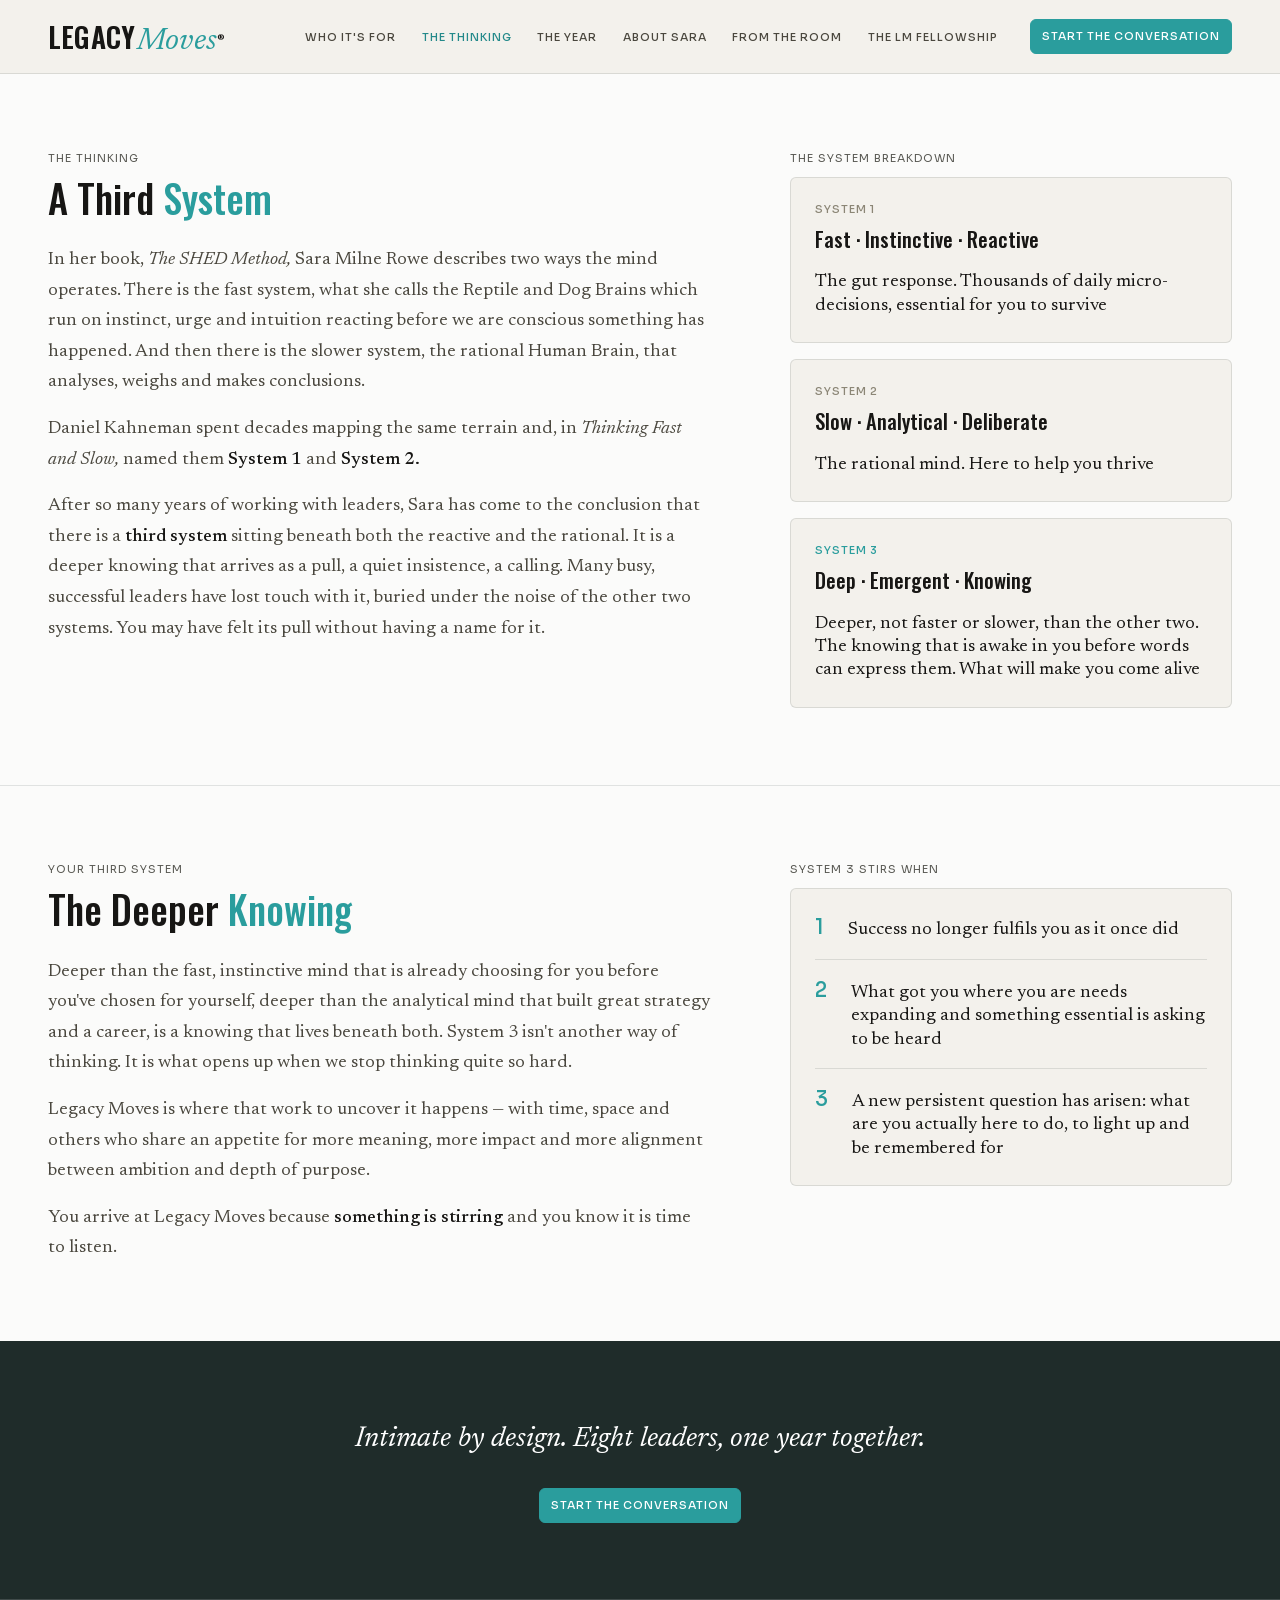
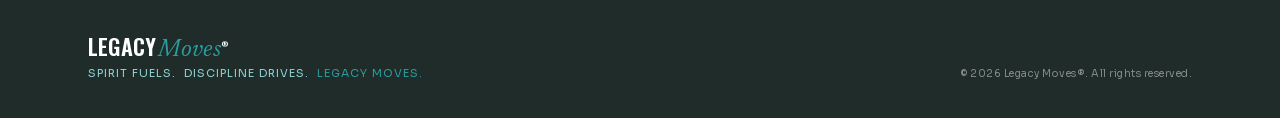
<file: the-thinking.html>
<!DOCTYPE html>
<html lang="en">
<head>
<meta charset="utf-8">
<meta name="viewport" content="width=device-width, initial-scale=1">
<title>The Thinking | Legacy Moves®</title>
<link rel="stylesheet" href="css/fonts.css">
<link rel="stylesheet" href="css/style.css">
</head>
<body>
  <!-- header:start -->
  <header class="site-header">
    <div class="header-top">
      <a href="index.html" class="logo-lockup">
        <span class="wordmark">Legacy</span><span class="wordmark-script">Moves</span><sup class="wordmark-r">®</sup>
      </a>
      <nav class="site-nav" id="site-nav">
        <a href="who-its-for.html" class="nav-link">Who it's for</a>
        <a href="the-thinking.html" class="nav-link active">The thinking</a>
        <a href="the-year.html" class="nav-link">The Year</a>
        <a href="about-sara.html" class="nav-link">About Sara</a>
        <a href="from-the-room.html" class="nav-link">From the room</a>
        <a href="the-fellowship.html" class="nav-link">The LM Fellowship</a>
        <a href="start-the-conversation.html" class="cta-link nav-cta">Start the conversation</a>
      </nav>
      <div class="header-actions">
        <a href="start-the-conversation.html" class="cta-link header-cta">Start the conversation</a>
        <button class="nav-toggle" aria-label="Toggle navigation" aria-expanded="false" aria-controls="site-nav">
          <span class="bar"></span><span class="bar"></span><span class="bar"></span>
        </button>
      </div>
    </div>
  </header>

  <!-- header:end -->
  <script src="js/nav.js"></script>

  <main>

  <div data-screen-label="The thinking">
    <section class="section-bordered">
      <div class="wrap stack-md split-grid split-3-2">
        <div>
          <span class="eyebrow">The Thinking</span>
          <h2 class="h-section">A Third <span class="text-teal">System</span></h2>
          <p class="body-copy">In her book, <em>The SHED Method,</em> Sara Milne Rowe describes two ways the mind operates. There is the fast system, what she calls the Reptile and Dog Brains which run on instinct, urge and intuition reacting before we are conscious something has happened. And then there is the slower system, the rational Human Brain, that analyses, weighs and makes conclusions.</p>
          <p class="body-copy body-copy-top">Daniel Kahneman spent decades mapping the same terrain and, in <em>Thinking Fast and Slow,</em> named them <strong class="text-strong">System 1</strong> and <strong class="text-strong">System 2.</strong></p>
          <p class="body-copy body-copy-top">After so many years of working with leaders, Sara has come to the conclusion that there is a <strong class="text-strong">third system</strong> sitting beneath both the reactive and the rational. It is a deeper knowing that arrives as a pull, a quiet insistence, a calling. Many busy, successful leaders have lost touch with it, buried under the noise of the other two systems. You may have felt its pull without having a name for it.</p>
        </div>
        <div>
          <span class="eyebrow eyebrow-spaced">The System Breakdown</span>
          <div class="card-stack">
            <div class="card">
              <span class="card-label eyebrow-spaced">System 1</span>
              <h3 class="card-heading">Fast · Instinctive · Reactive</h3>
              <p class="breakdown-desc">The gut response. Thousands of daily micro-decisions, essential for you to survive</p>
            </div>
            <div class="card">
              <span class="card-label eyebrow-spaced">System 2</span>
              <h3 class="card-heading">Slow · Analytical · Deliberate</h3>
              <p class="breakdown-desc">The rational mind. Here to help you thrive</p>
            </div>
            <div class="card">
              <span class="card-label eyebrow-spaced is-highlight">System 3</span>
              <h3 class="card-heading">Deep · Emergent · Knowing</h3>
              <p class="breakdown-desc">Deeper, not faster or slower, than the other two. The knowing that is awake in you before words can express them. What will make you come alive</p>
            </div>
          </div>
        </div>
      </div>
    </section>

    <section class="section-plain">
      <div class="wrap stack-md split-grid split-3-2">
        <div>
          <span class="eyebrow">Your Third System</span>
          <h2 class="h-section">The Deeper <span class="text-teal">Knowing</span></h2>
          <p class="body-copy">Deeper than the fast, instinctive mind that is already choosing for you before you've chosen for yourself, deeper than the analytical mind that built great strategy and a career, is a knowing that lives beneath&nbsp;both. System 3 isn't another way of thinking. It is what opens up when we stop thinking quite so hard.</p>
          <p class="body-copy body-copy-top">Legacy Moves is where that work to uncover it happens — with time, space and others who share an appetite for more meaning, more impact and more alignment between ambition and depth of purpose.</p>
          <p class="body-copy body-copy-top">You arrive at Legacy Moves because <strong class="text-strong">something is stirring</strong> and you know it is time to&nbsp;listen.</p>
        </div>
        <div>
          <span class="eyebrow eyebrow-spaced">System 3 Stirs When</span>
          <div class="card">
            <div class="stirs-row">
              <span class="step-number">1</span>
              <p class="breakdown-desc">Success no longer fulfils you as it once did</p>
            </div>
            <div class="stirs-row">
              <span class="step-number">2</span>
              <p class="breakdown-desc">What got you where you are needs expanding and something essential is asking to be heard</p>
            </div>
            <div class="stirs-row">
              <span class="step-number">3</span>
              <p class="breakdown-desc">A new persistent question has arisen: what are you actually here to do, to light up and be remembered for</p>
            </div>
          </div>
        </div>
      </div>
    </section>

  </div>
  
  </main>

  <!-- footer:start -->
  <footer class="site-footer">
    <div class="footer-top">
      <div class="footer-inner">
          <p class="footer-quote">Intimate by design. Eight leaders, one year together.</p>
          <a href="start-the-conversation.html" class="cta-link footer-cta">Start the conversation</a>
      </div>
    </div>
    <div class="footer-divider"></div>
    <div class="footer-bottom">
      <div class="footer-inner">
          <div class="footer-brand">
            <a href="index.html" class="footer-logo"><span class="wordmark">Legacy</span><span class="wordmark-script">Moves</span><sup class="wordmark-r">®</sup></a>
            <div class="footer-tagline">Spirit Fuels.&nbsp;&nbsp;Discipline Drives.&nbsp;&nbsp;<span class="text-teal">Legacy Moves.</span></div>
          </div>
          <div class="footer-copyright">© 2026 Legacy Moves®. All rights reserved.</div>
      </div>
    </div>
  </footer>

  <!-- footer:end -->

</body>
</html>
</file>
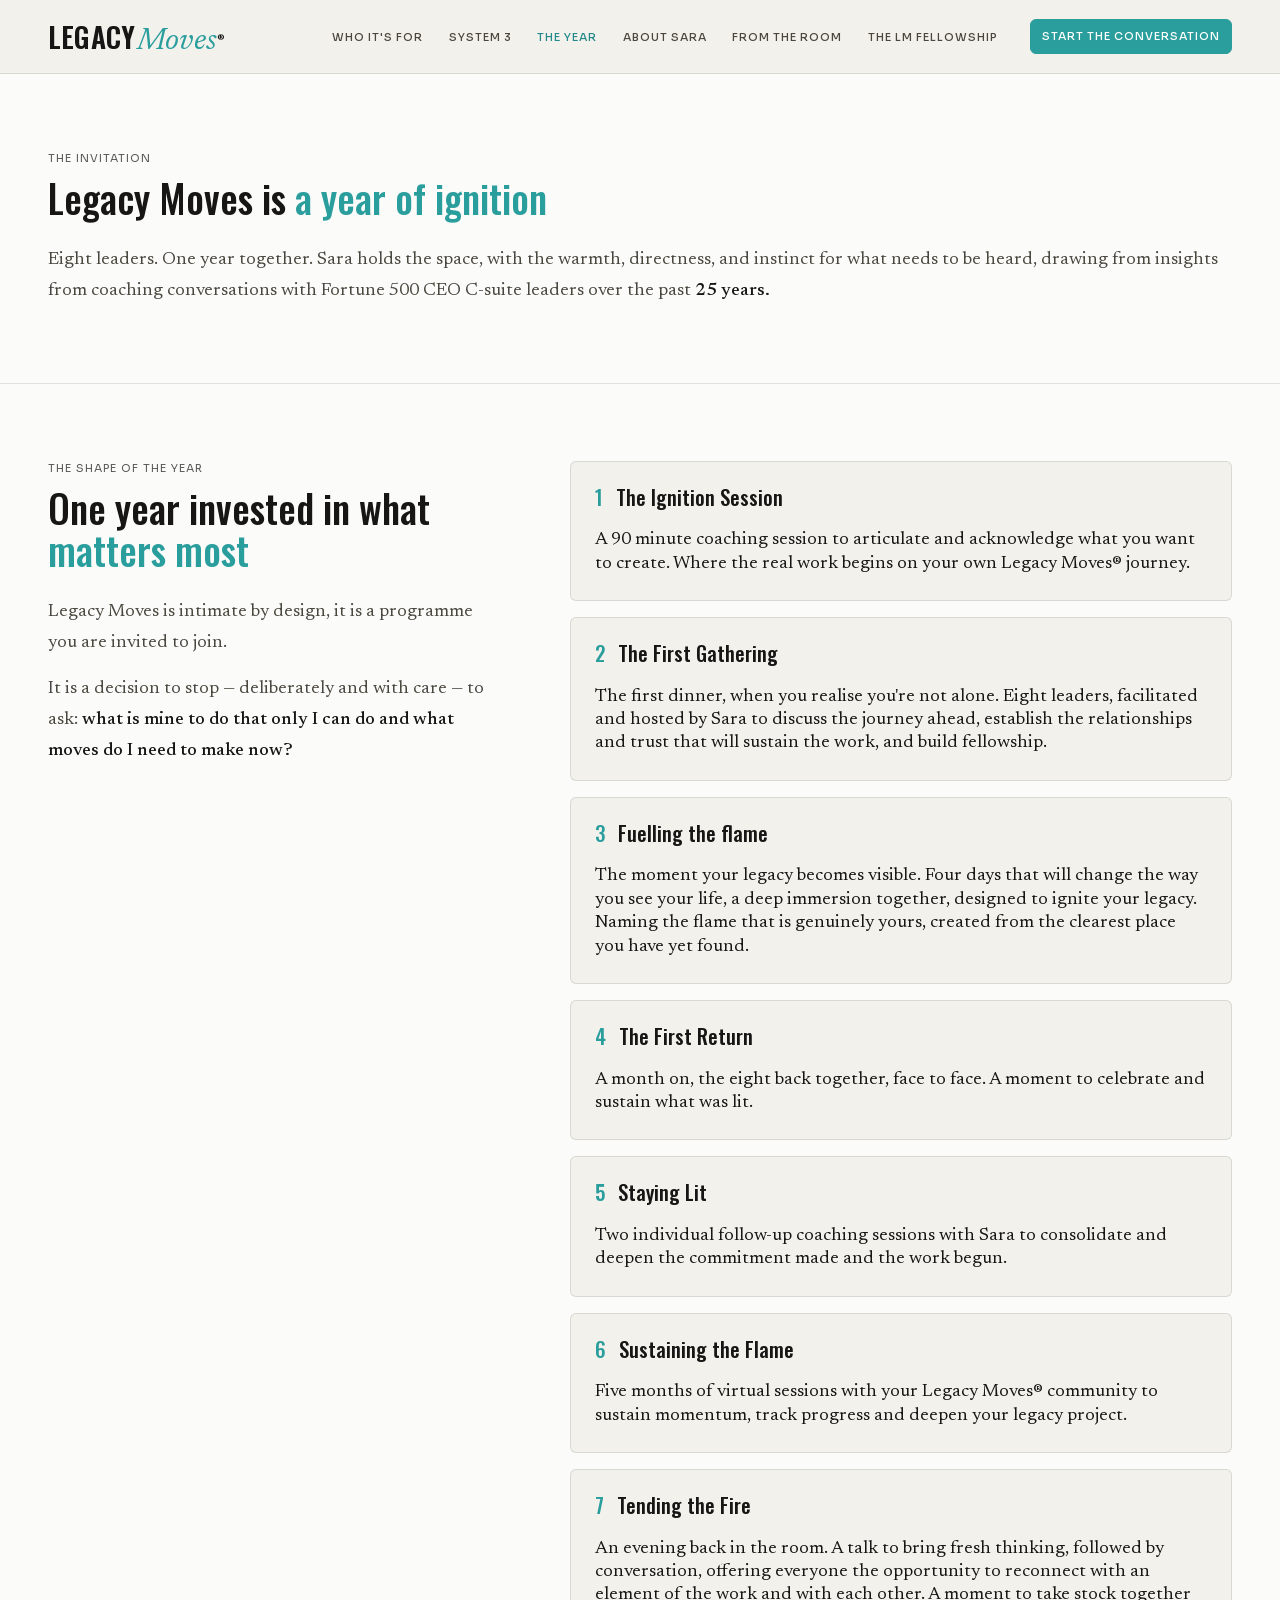
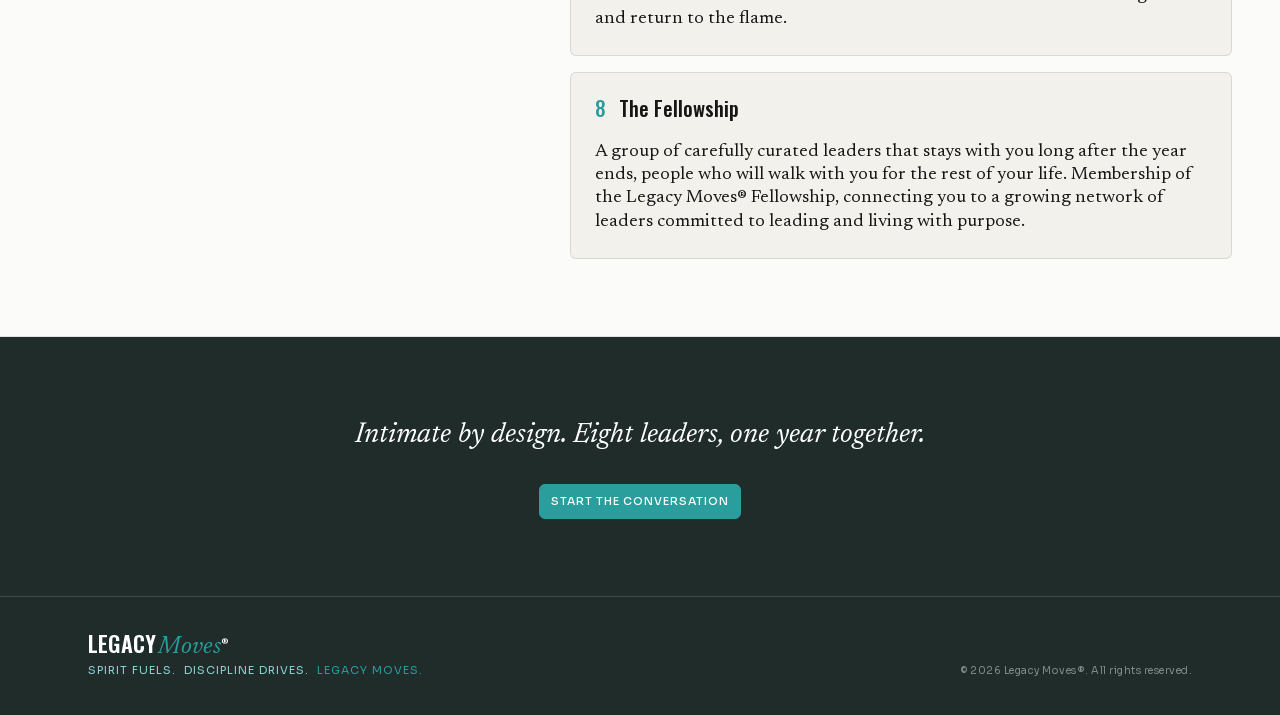
<file: the-year.html>
<!DOCTYPE html>
<html lang="en">
<head>
<meta charset="utf-8">
<meta name="viewport" content="width=device-width, initial-scale=1">
<title>The Year | Legacy Moves®</title>
<link rel="stylesheet" href="css/fonts.css">
<link rel="stylesheet" href="css/style.css">
</head>
<body>
  <!-- header:start -->
  <header class="site-header">
    <div class="header-top">
      <a href="index.html" class="logo-lockup">
        <span class="wordmark">Legacy</span><span class="wordmark-script">Moves</span><sup class="wordmark-r">®</sup>
      </a>
      <nav class="site-nav" id="site-nav">
        <a href="who-its-for.html" class="nav-link">Who it's for</a>
        <a href="system-3.html" class="nav-link">System 3</a>
        <a href="the-year.html" class="nav-link active">The Year</a>
        <a href="about-sara.html" class="nav-link">About Sara</a>
        <a href="from-the-room.html" class="nav-link">From the room</a>
        <a href="the-fellowship.html" class="nav-link">The LM Fellowship</a>
        <a href="start-the-conversation.html" class="cta-link nav-cta">Start the conversation</a>
      </nav>
      <div class="header-actions">
        <a href="start-the-conversation.html" class="cta-link header-cta">Start the conversation</a>
        <button class="nav-toggle" aria-label="Toggle navigation" aria-expanded="false" aria-controls="site-nav">
          <span class="bar"></span><span class="bar"></span><span class="bar"></span>
        </button>
      </div>
    </div>
  </header>

  <!-- header:end -->
  <script src="js/nav.js"></script>

  <main>

  <div data-screen-label="The programme">
    <section class="section-bordered">
      <div class="wrap"> 
        <div>
          <span class="eyebrow">The Invitation</span>
          <h2 class="h-section">Legacy Moves is <span class="text-teal">a year of ignition</span></h2>
          <p class="body-copy">Eight leaders. One year together. Sara holds the space, with the warmth, directness, and instinct for what needs to be heard, drawing from insights from coaching conversations with Fortune 500 CEO C-suite leaders over the past <strong class="text-strong">25 years.</strong></p>
          <!-- <p class="body-copy body-copy-top">Legacy Moves is intimate by design, it is a programme you are invited to join.</p>
          <p class="body-copy body-copy-top">It is a decision to stop — deliberately and with care — to ask: <strong class="text-strong">what is mine to do that only I can do and what moves do I need to make now?</strong></p> -->
        </div>
      </div>
    </section>
  </div>


    <section class="section-bordered">
      <div class="wrap stack-md split-grid split-2-3">
        <div class="sticky-heading-outer">
          <div class="sticky-heading">
            <span class="eyebrow">The Shape of the Year</span>
            <h2 class="h-section">One year invested in what <span class="text-teal">matters most</span></h2>
            <p class="body-copy body-copy-top">Legacy Moves is intimate by design, it is a programme you are invited to join.</p>
            <p class="body-copy body-copy-top">It is a decision to stop — deliberately and with care — to ask: <strong class="text-strong">what is mine to do that only I can do and what moves do I need to make now?</strong></p>
          </div>
        </div>
        <div class="card-stack">
            <div class="card">
              <h3 class="card-heading"><span class="text-teal">1</span> The Ignition Session</h3>
              <p class="breakdown-desc">A 90 minute coaching session to articulate and acknowledge what you want to create. Where the real work begins on your own Legacy Moves® journey.</p>
            </div>
            <div class="card">
              <h3 class="card-heading"><span class="text-teal">2</span> The First Gathering</h3>
              <p class="breakdown-desc">The first dinner, when you realise you're not alone. Eight leaders, facilitated and hosted by Sara to discuss the journey ahead, establish the relationships and trust that will sustain the work, and build fellowship.</p>
            </div>
            <div class="card">
              <h3 class="card-heading"><span class="text-teal">3</span> Fuelling the flame</h3>
              <p class="breakdown-desc">The moment your legacy becomes visible. Four days that will change the way you see your life, a deep immersion together, designed to ignite your legacy. Naming the flame that is genuinely yours, created from the clearest place you have yet found.</p>
            </div>
            <div class="card">
              <h3 class="card-heading"><span class="text-teal">4</span> The First Return</h3>
              <p class="breakdown-desc">A month on, the eight back together, face to face. A moment to celebrate and sustain what was lit.</p>
            </div>
            <div class="card">
              <h3 class="card-heading"><span class="text-teal">5</span> Staying Lit</h3>
              <p class="breakdown-desc">Two individual follow-up coaching sessions with Sara to consolidate and deepen the commitment made and the work begun.</p>
            </div>
            <div class="card">
              <h3 class="card-heading"><span class="text-teal">6</span> Sustaining the Flame</h3>
              <p class="breakdown-desc">Five months of virtual sessions with your Legacy Moves® community to sustain momentum, track progress and deepen your legacy project.</p>
            </div>
            <div class="card">
              <h3 class="card-heading"><span class="text-teal">7</span> Tending the Fire</h3>
              <p class="breakdown-desc">An evening back in the room. A talk to bring fresh thinking, followed by conversation, offering everyone the opportunity to reconnect with an element of the work and with each other. A moment to take stock together and return to the flame.</p>
            </div>
            <div class="card">
              <h3 class="card-heading"><span class="text-teal">8</span> The Fellowship</h3>
              <p class="breakdown-desc">A group of carefully curated leaders that stays with you long after the year ends, people who will walk with you for the rest of your life. Membership of the Legacy Moves® Fellowship, connecting you to a growing network of leaders committed to leading and living with purpose.</p>
            </div>
          </div>
      </div>
    </section>


  
  </main>

  <!-- footer:start -->
  <footer class="site-footer">
    <div class="footer-top">
      <div class="footer-inner">
          <p class="footer-quote">Intimate by design. Eight leaders, one year together.</p>
          <a href="start-the-conversation.html" class="cta-link footer-cta">Start the conversation</a>
      </div>
    </div>
    <div class="footer-divider"></div>
    <div class="footer-bottom">
      <div class="footer-inner">
          <div class="footer-brand">
            <a href="index.html" class="footer-logo"><span class="wordmark">Legacy</span><span class="wordmark-script">Moves</span><sup class="wordmark-r">®</sup></a>
            <div class="footer-tagline">Spirit Fuels.&nbsp;&nbsp;Discipline Drives.&nbsp;&nbsp;<span class="text-teal">Legacy Moves.</span></div>
          </div>
          <div class="footer-copyright">© 2026 Legacy Moves®. All rights reserved.</div>
      </div>
    </div>
  </footer>

  <!-- footer:end -->

</body>
</html>
</file>
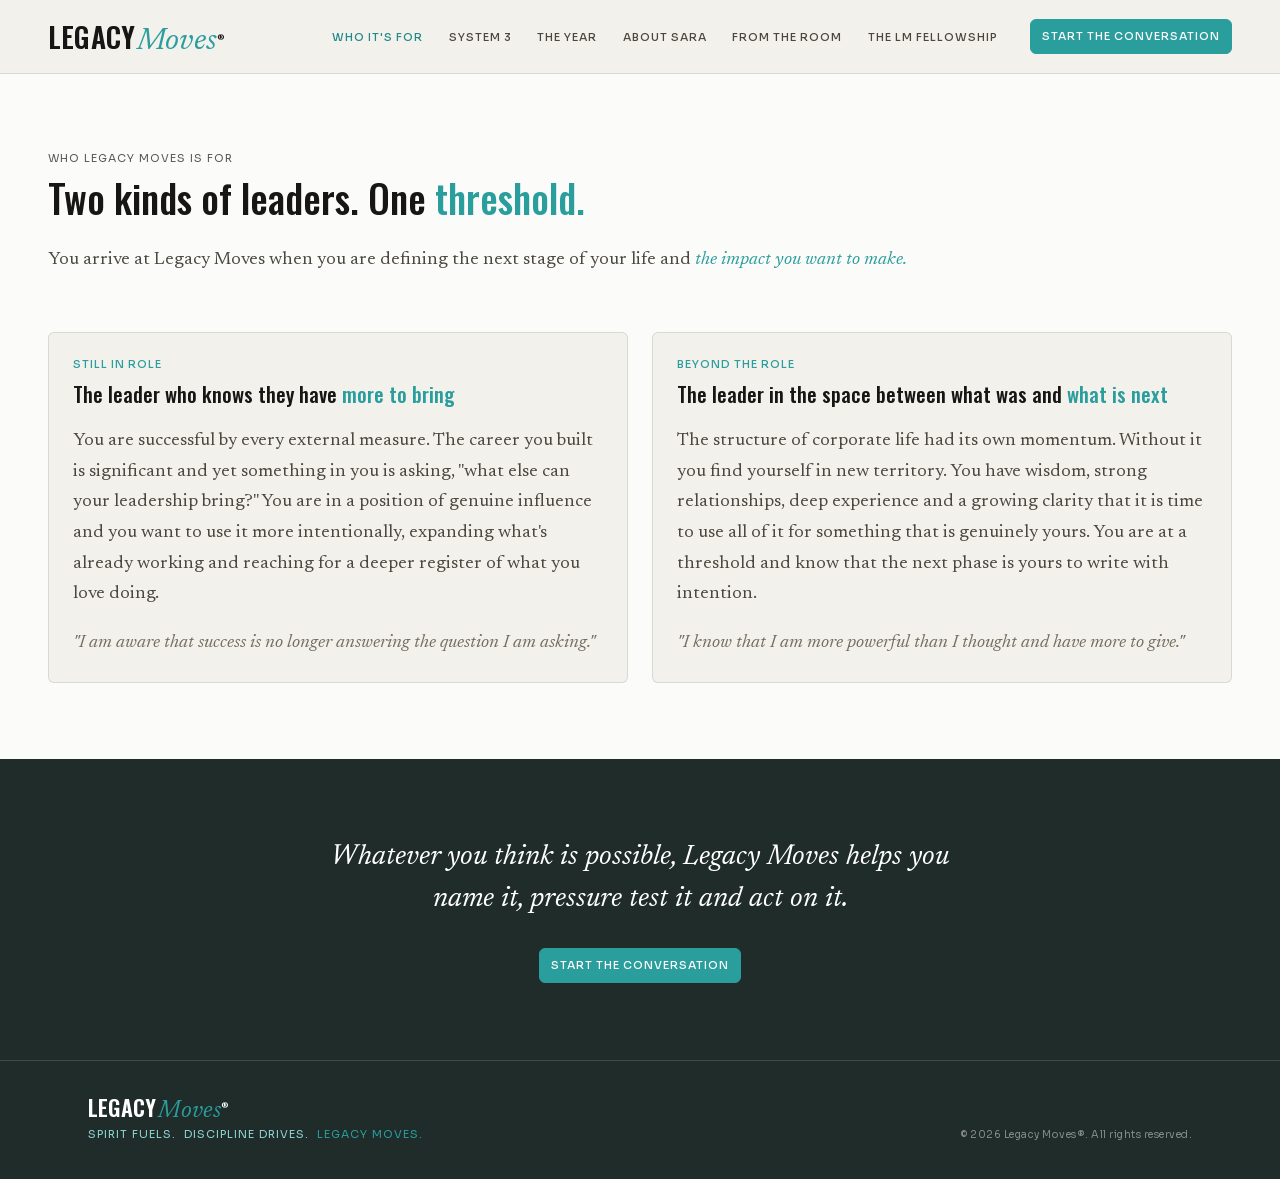
<file: who-its-for.html>
<!DOCTYPE html>
<html lang="en">
<head>
<meta charset="utf-8">
<meta name="viewport" content="width=device-width, initial-scale=1">
<title>Who it's for | Legacy Moves®</title>
<link rel="stylesheet" href="css/fonts.css">
<link rel="stylesheet" href="css/style.css">
</head>
<body>
  <!-- header:start -->
  <header class="site-header">
    <div class="header-top">
      <a href="index.html" class="logo-lockup">
        <span class="wordmark">Legacy</span><span class="wordmark-script">Moves</span><sup class="wordmark-r">®</sup>
      </a>
      <nav class="site-nav" id="site-nav">
        <a href="who-its-for.html" class="nav-link active">Who it's for</a>
        <a href="system-3.html" class="nav-link">System 3</a>
        <a href="the-year.html" class="nav-link">The Year</a>
        <a href="about-sara.html" class="nav-link">About Sara</a>
        <a href="from-the-room.html" class="nav-link">From the room</a>
        <a href="the-fellowship.html" class="nav-link">The LM Fellowship</a>
        <a href="start-the-conversation.html" class="cta-link nav-cta">Start the conversation</a>
      </nav>
      <div class="header-actions">
        <a href="start-the-conversation.html" class="cta-link header-cta">Start the conversation</a>
        <button class="nav-toggle" aria-label="Toggle navigation" aria-expanded="false" aria-controls="site-nav">
          <span class="bar"></span><span class="bar"></span><span class="bar"></span>
        </button>
      </div>
    </div>
  </header>

  <!-- header:end -->
  <script src="js/nav.js"></script>

  <main>

  <section data-screen-label="Who it's for" class="section-plain">
    <div class="wrap">
      <div>
        <span class="eyebrow">Who Legacy Moves Is For</span>
        <h2 class="h-section">Two kinds of leaders. One <span class="text-teal">threshold.</span></h2>
         <p class="body-copy">You arrive at Legacy Moves when you are defining the next stage of your life and <span class="text-teal-em">the impact you want to make.</span></p>
      </div>
      <div class="stack-sm persona-cards">
        <div class="card">
          <span class="card-label eyebrow-spaced is-highlight">Still in Role</span>
          <h3 class="card-heading">The leader who knows they have <span class="text-teal">more to bring</span></h3>
          <p class="body-copy body-copy-bottom">You are successful by every external measure. The career you built is significant and yet something in you is asking, "what else can your leadership bring?" You are in a position of genuine influence and you want to use it more intentionally, expanding what's already working and reaching for a deeper register of what you love doing.</p>
          <div class="quote-cycler">
            <div class="quote-slide is-active"><p class="quote-text">"I am aware that success is no longer answering the question I am asking."</p></div>
            <div class="quote-slide"><p class="quote-text">"I am in a position of real influence and I want to optimise it."</p></div>
            <div class="quote-slide"><p class="quote-text text-pretty">"The question isn't 'what's next?'. It's 'what's possible here?'"</p></div>
          </div>
        </div>
        <div class="card">
          <span class="card-label eyebrow-spaced is-highlight">Beyond the Role</span>
          <h3 class="card-heading">The leader in the space between what was and <span class="text-teal">what is next</span></h3>
          <p class="body-copy body-copy-bottom">The structure of corporate life had its own momentum. Without it you find yourself in new territory. You have wisdom, strong relationships, deep experience and a growing clarity that it is time to use all of it for something that is genuinely yours. You are at a threshold and know that the next phase is yours to write with intention.</p>
          <div class="quote-cycler">
            <div class="quote-slide is-active"><p class="quote-text">"I know that I am more powerful than I thought and have more to give."</p></div>
            <div class="quote-slide"><p class="quote-text text-pretty">"So much more is possible and I want to create a positive impact."</p></div>
          </div>
        </div>
      </div>

    </div>
  </section>
  
  </main>

  <!-- footer:start quote="Whatever you think is possible, Legacy Moves helps you name it, pressure test it and act on it." -->
  <footer class="site-footer">
    <div class="footer-top">
      <div class="footer-inner">
          <p class="footer-quote">Whatever you think is possible, Legacy Moves helps you name it, pressure test it and act on it.</p>
          <a href="start-the-conversation.html" class="cta-link footer-cta">Start the conversation</a>
      </div>
    </div>
    <div class="footer-divider"></div>
    <div class="footer-bottom">
      <div class="footer-inner">
          <div class="footer-brand">
            <a href="index.html" class="footer-logo"><span class="wordmark">Legacy</span><span class="wordmark-script">Moves</span><sup class="wordmark-r">®</sup></a>
            <div class="footer-tagline">Spirit Fuels.&nbsp;&nbsp;Discipline Drives.&nbsp;&nbsp;<span class="text-teal">Legacy Moves.</span></div>
          </div>
          <div class="footer-copyright">© 2026 Legacy Moves®. All rights reserved.</div>
      </div>
    </div>
  </footer>

  <!-- footer:end -->

<script src="js/quote-cycle.js"></script>
</body>
</html>
</file>
<file: css/fonts.css>
/* vietnamese */
@font-face {
  font-family: 'Newsreader';
  font-style: italic;
  font-weight: 300;
  font-display: swap;
  src: url("/assets/fonts/cfc5e16e.woff2") format('woff2');
  unicode-range: U+0102-0103, U+0110-0111, U+0128-0129, U+0168-0169, U+01A0-01A1, U+01AF-01B0, U+0300-0301, U+0303-0304, U+0308-0309, U+0323, U+0329, U+1EA0-1EF9, U+20AB;
}
/* latin-ext */
@font-face {
  font-family: 'Newsreader';
  font-style: italic;
  font-weight: 300;
  font-display: swap;
  src: url("/assets/fonts/afd64fbc.woff2") format('woff2');
  unicode-range: U+0100-02BA, U+02BD-02C5, U+02C7-02CC, U+02CE-02D7, U+02DD-02FF, U+0304, U+0308, U+0329, U+1D00-1DBF, U+1E00-1E9F, U+1EF2-1EFF, U+2020, U+20A0-20AB, U+20AD-20C0, U+2113, U+2C60-2C7F, U+A720-A7FF;
}
/* latin */
@font-face {
  font-family: 'Newsreader';
  font-style: italic;
  font-weight: 300;
  font-display: swap;
  src: url("/assets/fonts/094e027c.woff2") format('woff2');
  unicode-range: U+0000-00FF, U+0131, U+0152-0153, U+02BB-02BC, U+02C6, U+02DA, U+02DC, U+0304, U+0308, U+0329, U+2000-206F, U+20AC, U+2122, U+2191, U+2193, U+2212, U+2215, U+FEFF, U+FFFD;
}
/* vietnamese */
@font-face {
  font-family: 'Newsreader';
  font-style: italic;
  font-weight: 400;
  font-display: swap;
  src: url("/assets/fonts/cfc5e16e.woff2") format('woff2');
  unicode-range: U+0102-0103, U+0110-0111, U+0128-0129, U+0168-0169, U+01A0-01A1, U+01AF-01B0, U+0300-0301, U+0303-0304, U+0308-0309, U+0323, U+0329, U+1EA0-1EF9, U+20AB;
}
/* latin-ext */
@font-face {
  font-family: 'Newsreader';
  font-style: italic;
  font-weight: 400;
  font-display: swap;
  src: url("/assets/fonts/afd64fbc.woff2") format('woff2');
  unicode-range: U+0100-02BA, U+02BD-02C5, U+02C7-02CC, U+02CE-02D7, U+02DD-02FF, U+0304, U+0308, U+0329, U+1D00-1DBF, U+1E00-1E9F, U+1EF2-1EFF, U+2020, U+20A0-20AB, U+20AD-20C0, U+2113, U+2C60-2C7F, U+A720-A7FF;
}
/* latin */
@font-face {
  font-family: 'Newsreader';
  font-style: italic;
  font-weight: 400;
  font-display: swap;
  src: url("/assets/fonts/094e027c.woff2") format('woff2');
  unicode-range: U+0000-00FF, U+0131, U+0152-0153, U+02BB-02BC, U+02C6, U+02DA, U+02DC, U+0304, U+0308, U+0329, U+2000-206F, U+20AC, U+2122, U+2191, U+2193, U+2212, U+2215, U+FEFF, U+FFFD;
}
/* vietnamese */
@font-face {
  font-family: 'Newsreader';
  font-style: normal;
  font-weight: 300;
  font-display: swap;
  src: url("/assets/fonts/a1103eac.woff2") format('woff2');
  unicode-range: U+0102-0103, U+0110-0111, U+0128-0129, U+0168-0169, U+01A0-01A1, U+01AF-01B0, U+0300-0301, U+0303-0304, U+0308-0309, U+0323, U+0329, U+1EA0-1EF9, U+20AB;
}
/* latin-ext */
@font-face {
  font-family: 'Newsreader';
  font-style: normal;
  font-weight: 300;
  font-display: swap;
  src: url("/assets/fonts/340920d0.woff2") format('woff2');
  unicode-range: U+0100-02BA, U+02BD-02C5, U+02C7-02CC, U+02CE-02D7, U+02DD-02FF, U+0304, U+0308, U+0329, U+1D00-1DBF, U+1E00-1E9F, U+1EF2-1EFF, U+2020, U+20A0-20AB, U+20AD-20C0, U+2113, U+2C60-2C7F, U+A720-A7FF;
}
/* latin */
@font-face {
  font-family: 'Newsreader';
  font-style: normal;
  font-weight: 300;
  font-display: swap;
  src: url("/assets/fonts/ece4867a.woff2") format('woff2');
  unicode-range: U+0000-00FF, U+0131, U+0152-0153, U+02BB-02BC, U+02C6, U+02DA, U+02DC, U+0304, U+0308, U+0329, U+2000-206F, U+20AC, U+2122, U+2191, U+2193, U+2212, U+2215, U+FEFF, U+FFFD;
}
/* vietnamese */
@font-face {
  font-family: 'Newsreader';
  font-style: normal;
  font-weight: 400;
  font-display: swap;
  src: url("/assets/fonts/a1103eac.woff2") format('woff2');
  unicode-range: U+0102-0103, U+0110-0111, U+0128-0129, U+0168-0169, U+01A0-01A1, U+01AF-01B0, U+0300-0301, U+0303-0304, U+0308-0309, U+0323, U+0329, U+1EA0-1EF9, U+20AB;
}
/* latin-ext */
@font-face {
  font-family: 'Newsreader';
  font-style: normal;
  font-weight: 400;
  font-display: swap;
  src: url("/assets/fonts/340920d0.woff2") format('woff2');
  unicode-range: U+0100-02BA, U+02BD-02C5, U+02C7-02CC, U+02CE-02D7, U+02DD-02FF, U+0304, U+0308, U+0329, U+1D00-1DBF, U+1E00-1E9F, U+1EF2-1EFF, U+2020, U+20A0-20AB, U+20AD-20C0, U+2113, U+2C60-2C7F, U+A720-A7FF;
}
/* latin */
@font-face {
  font-family: 'Newsreader';
  font-style: normal;
  font-weight: 400;
  font-display: swap;
  src: url("/assets/fonts/ece4867a.woff2") format('woff2');
  unicode-range: U+0000-00FF, U+0131, U+0152-0153, U+02BB-02BC, U+02C6, U+02DA, U+02DC, U+0304, U+0308, U+0329, U+2000-206F, U+20AC, U+2122, U+2191, U+2193, U+2212, U+2215, U+FEFF, U+FFFD;
}
/* vietnamese */
@font-face {
  font-family: 'Newsreader';
  font-style: normal;
  font-weight: 500;
  font-display: swap;
  src: url("/assets/fonts/a1103eac.woff2") format('woff2');
  unicode-range: U+0102-0103, U+0110-0111, U+0128-0129, U+0168-0169, U+01A0-01A1, U+01AF-01B0, U+0300-0301, U+0303-0304, U+0308-0309, U+0323, U+0329, U+1EA0-1EF9, U+20AB;
}
/* latin-ext */
@font-face {
  font-family: 'Newsreader';
  font-style: normal;
  font-weight: 500;
  font-display: swap;
  src: url("/assets/fonts/340920d0.woff2") format('woff2');
  unicode-range: U+0100-02BA, U+02BD-02C5, U+02C7-02CC, U+02CE-02D7, U+02DD-02FF, U+0304, U+0308, U+0329, U+1D00-1DBF, U+1E00-1E9F, U+1EF2-1EFF, U+2020, U+20A0-20AB, U+20AD-20C0, U+2113, U+2C60-2C7F, U+A720-A7FF;
}
/* latin */
@font-face {
  font-family: 'Newsreader';
  font-style: normal;
  font-weight: 500;
  font-display: swap;
  src: url("/assets/fonts/ece4867a.woff2") format('woff2');
  unicode-range: U+0000-00FF, U+0131, U+0152-0153, U+02BB-02BC, U+02C6, U+02DA, U+02DC, U+0304, U+0308, U+0329, U+2000-206F, U+20AC, U+2122, U+2191, U+2193, U+2212, U+2215, U+FEFF, U+FFFD;
}
/* vietnamese */
@font-face {
  font-family: 'Newsreader';
  font-style: normal;
  font-weight: 600;
  font-display: swap;
  src: url("/assets/fonts/a1103eac.woff2") format('woff2');
  unicode-range: U+0102-0103, U+0110-0111, U+0128-0129, U+0168-0169, U+01A0-01A1, U+01AF-01B0, U+0300-0301, U+0303-0304, U+0308-0309, U+0323, U+0329, U+1EA0-1EF9, U+20AB;
}
/* latin-ext */
@font-face {
  font-family: 'Newsreader';
  font-style: normal;
  font-weight: 600;
  font-display: swap;
  src: url("/assets/fonts/340920d0.woff2") format('woff2');
  unicode-range: U+0100-02BA, U+02BD-02C5, U+02C7-02CC, U+02CE-02D7, U+02DD-02FF, U+0304, U+0308, U+0329, U+1D00-1DBF, U+1E00-1E9F, U+1EF2-1EFF, U+2020, U+20A0-20AB, U+20AD-20C0, U+2113, U+2C60-2C7F, U+A720-A7FF;
}
/* latin */
@font-face {
  font-family: 'Newsreader';
  font-style: normal;
  font-weight: 600;
  font-display: swap;
  src: url("/assets/fonts/ece4867a.woff2") format('woff2');
  unicode-range: U+0000-00FF, U+0131, U+0152-0153, U+02BB-02BC, U+02C6, U+02DA, U+02DC, U+0304, U+0308, U+0329, U+2000-206F, U+20AC, U+2122, U+2191, U+2193, U+2212, U+2215, U+FEFF, U+FFFD;
}
/* cyrillic-ext */
@font-face {
  font-family: 'Oswald';
  font-style: normal;
  font-weight: 500;
  font-display: swap;
  src: url("/assets/fonts/bccea390.woff2") format('woff2');
  unicode-range: U+0460-052F, U+1C80-1C8A, U+20B4, U+2DE0-2DFF, U+A640-A69F, U+FE2E-FE2F;
}
/* cyrillic */
@font-face {
  font-family: 'Oswald';
  font-style: normal;
  font-weight: 500;
  font-display: swap;
  src: url("/assets/fonts/b492209b.woff2") format('woff2');
  unicode-range: U+0301, U+0400-045F, U+0490-0491, U+04B0-04B1, U+2116;
}
/* vietnamese */
@font-face {
  font-family: 'Oswald';
  font-style: normal;
  font-weight: 500;
  font-display: swap;
  src: url("/assets/fonts/a091913e.woff2") format('woff2');
  unicode-range: U+0102-0103, U+0110-0111, U+0128-0129, U+0168-0169, U+01A0-01A1, U+01AF-01B0, U+0300-0301, U+0303-0304, U+0308-0309, U+0323, U+0329, U+1EA0-1EF9, U+20AB;
}
/* latin-ext */
@font-face {
  font-family: 'Oswald';
  font-style: normal;
  font-weight: 500;
  font-display: swap;
  src: url("/assets/fonts/d743a688.woff2") format('woff2');
  unicode-range: U+0100-02BA, U+02BD-02C5, U+02C7-02CC, U+02CE-02D7, U+02DD-02FF, U+0304, U+0308, U+0329, U+1D00-1DBF, U+1E00-1E9F, U+1EF2-1EFF, U+2020, U+20A0-20AB, U+20AD-20C0, U+2113, U+2C60-2C7F, U+A720-A7FF;
}
/* latin */
@font-face {
  font-family: 'Oswald';
  font-style: normal;
  font-weight: 500;
  font-display: swap;
  src: url("/assets/fonts/98497f01.woff2") format('woff2');
  unicode-range: U+0000-00FF, U+0131, U+0152-0153, U+02BB-02BC, U+02C6, U+02DA, U+02DC, U+0304, U+0308, U+0329, U+2000-206F, U+20AC, U+2122, U+2191, U+2193, U+2212, U+2215, U+FEFF, U+FFFD;
}
/* cyrillic-ext */
@font-face {
  font-family: 'Oswald';
  font-style: normal;
  font-weight: 600;
  font-display: swap;
  src: url("/assets/fonts/bccea390.woff2") format('woff2');
  unicode-range: U+0460-052F, U+1C80-1C8A, U+20B4, U+2DE0-2DFF, U+A640-A69F, U+FE2E-FE2F;
}
/* cyrillic */
@font-face {
  font-family: 'Oswald';
  font-style: normal;
  font-weight: 600;
  font-display: swap;
  src: url("/assets/fonts/b492209b.woff2") format('woff2');
  unicode-range: U+0301, U+0400-045F, U+0490-0491, U+04B0-04B1, U+2116;
}
/* vietnamese */
@font-face {
  font-family: 'Oswald';
  font-style: normal;
  font-weight: 600;
  font-display: swap;
  src: url("/assets/fonts/a091913e.woff2") format('woff2');
  unicode-range: U+0102-0103, U+0110-0111, U+0128-0129, U+0168-0169, U+01A0-01A1, U+01AF-01B0, U+0300-0301, U+0303-0304, U+0308-0309, U+0323, U+0329, U+1EA0-1EF9, U+20AB;
}
/* latin-ext */
@font-face {
  font-family: 'Oswald';
  font-style: normal;
  font-weight: 600;
  font-display: swap;
  src: url("/assets/fonts/d743a688.woff2") format('woff2');
  unicode-range: U+0100-02BA, U+02BD-02C5, U+02C7-02CC, U+02CE-02D7, U+02DD-02FF, U+0304, U+0308, U+0329, U+1D00-1DBF, U+1E00-1E9F, U+1EF2-1EFF, U+2020, U+20A0-20AB, U+20AD-20C0, U+2113, U+2C60-2C7F, U+A720-A7FF;
}
/* latin */
@font-face {
  font-family: 'Oswald';
  font-style: normal;
  font-weight: 600;
  font-display: swap;
  src: url("/assets/fonts/98497f01.woff2") format('woff2');
  unicode-range: U+0000-00FF, U+0131, U+0152-0153, U+02BB-02BC, U+02C6, U+02DA, U+02DC, U+0304, U+0308, U+0329, U+2000-206F, U+20AC, U+2122, U+2191, U+2193, U+2212, U+2215, U+FEFF, U+FFFD;
}
/* cyrillic-ext */
@font-face {
  font-family: 'Oswald';
  font-style: normal;
  font-weight: 700;
  font-display: swap;
  src: url("/assets/fonts/bccea390.woff2") format('woff2');
  unicode-range: U+0460-052F, U+1C80-1C8A, U+20B4, U+2DE0-2DFF, U+A640-A69F, U+FE2E-FE2F;
}
/* cyrillic */
@font-face {
  font-family: 'Oswald';
  font-style: normal;
  font-weight: 700;
  font-display: swap;
  src: url("/assets/fonts/b492209b.woff2") format('woff2');
  unicode-range: U+0301, U+0400-045F, U+0490-0491, U+04B0-04B1, U+2116;
}
/* vietnamese */
@font-face {
  font-family: 'Oswald';
  font-style: normal;
  font-weight: 700;
  font-display: swap;
  src: url("/assets/fonts/a091913e.woff2") format('woff2');
  unicode-range: U+0102-0103, U+0110-0111, U+0128-0129, U+0168-0169, U+01A0-01A1, U+01AF-01B0, U+0300-0301, U+0303-0304, U+0308-0309, U+0323, U+0329, U+1EA0-1EF9, U+20AB;
}
/* latin-ext */
@font-face {
  font-family: 'Oswald';
  font-style: normal;
  font-weight: 700;
  font-display: swap;
  src: url("/assets/fonts/d743a688.woff2") format('woff2');
  unicode-range: U+0100-02BA, U+02BD-02C5, U+02C7-02CC, U+02CE-02D7, U+02DD-02FF, U+0304, U+0308, U+0329, U+1D00-1DBF, U+1E00-1E9F, U+1EF2-1EFF, U+2020, U+20A0-20AB, U+20AD-20C0, U+2113, U+2C60-2C7F, U+A720-A7FF;
}
/* latin */
@font-face {
  font-family: 'Oswald';
  font-style: normal;
  font-weight: 700;
  font-display: swap;
  src: url("/assets/fonts/98497f01.woff2") format('woff2');
  unicode-range: U+0000-00FF, U+0131, U+0152-0153, U+02BB-02BC, U+02C6, U+02DA, U+02DC, U+0304, U+0308, U+0329, U+2000-206F, U+20AC, U+2122, U+2191, U+2193, U+2212, U+2215, U+FEFF, U+FFFD;
}
/* latin-ext */
@font-face {
  font-family: 'Sora';
  font-style: normal;
  font-weight: 300;
  font-display: swap;
  src: url("/assets/fonts/57569755.woff2") format('woff2');
  unicode-range: U+0100-02BA, U+02BD-02C5, U+02C7-02CC, U+02CE-02D7, U+02DD-02FF, U+0304, U+0308, U+0329, U+1D00-1DBF, U+1E00-1E9F, U+1EF2-1EFF, U+2020, U+20A0-20AB, U+20AD-20C0, U+2113, U+2C60-2C7F, U+A720-A7FF;
}
/* latin */
@font-face {
  font-family: 'Sora';
  font-style: normal;
  font-weight: 300;
  font-display: swap;
  src: url("/assets/fonts/3f2273fe.woff2") format('woff2');
  unicode-range: U+0000-00FF, U+0131, U+0152-0153, U+02BB-02BC, U+02C6, U+02DA, U+02DC, U+0304, U+0308, U+0329, U+2000-206F, U+20AC, U+2122, U+2191, U+2193, U+2212, U+2215, U+FEFF, U+FFFD;
}
/* latin-ext */
@font-face {
  font-family: 'Sora';
  font-style: normal;
  font-weight: 400;
  font-display: swap;
  src: url("/assets/fonts/57569755.woff2") format('woff2');
  unicode-range: U+0100-02BA, U+02BD-02C5, U+02C7-02CC, U+02CE-02D7, U+02DD-02FF, U+0304, U+0308, U+0329, U+1D00-1DBF, U+1E00-1E9F, U+1EF2-1EFF, U+2020, U+20A0-20AB, U+20AD-20C0, U+2113, U+2C60-2C7F, U+A720-A7FF;
}
/* latin */
@font-face {
  font-family: 'Sora';
  font-style: normal;
  font-weight: 400;
  font-display: swap;
  src: url("/assets/fonts/3f2273fe.woff2") format('woff2');
  unicode-range: U+0000-00FF, U+0131, U+0152-0153, U+02BB-02BC, U+02C6, U+02DA, U+02DC, U+0304, U+0308, U+0329, U+2000-206F, U+20AC, U+2122, U+2191, U+2193, U+2212, U+2215, U+FEFF, U+FFFD;
}
/* latin-ext */
@font-face {
  font-family: 'Sora';
  font-style: normal;
  font-weight: 500;
  font-display: swap;
  src: url("/assets/fonts/57569755.woff2") format('woff2');
  unicode-range: U+0100-02BA, U+02BD-02C5, U+02C7-02CC, U+02CE-02D7, U+02DD-02FF, U+0304, U+0308, U+0329, U+1D00-1DBF, U+1E00-1E9F, U+1EF2-1EFF, U+2020, U+20A0-20AB, U+20AD-20C0, U+2113, U+2C60-2C7F, U+A720-A7FF;
}
/* latin */
@font-face {
  font-family: 'Sora';
  font-style: normal;
  font-weight: 500;
  font-display: swap;
  src: url("/assets/fonts/3f2273fe.woff2") format('woff2');
  unicode-range: U+0000-00FF, U+0131, U+0152-0153, U+02BB-02BC, U+02C6, U+02DA, U+02DC, U+0304, U+0308, U+0329, U+2000-206F, U+20AC, U+2122, U+2191, U+2193, U+2212, U+2215, U+FEFF, U+FFFD;
}
/* latin-ext */
@font-face {
  font-family: 'Sora';
  font-style: normal;
  font-weight: 600;
  font-display: swap;
  src: url("/assets/fonts/57569755.woff2") format('woff2');
  unicode-range: U+0100-02BA, U+02BD-02C5, U+02C7-02CC, U+02CE-02D7, U+02DD-02FF, U+0304, U+0308, U+0329, U+1D00-1DBF, U+1E00-1E9F, U+1EF2-1EFF, U+2020, U+20A0-20AB, U+20AD-20C0, U+2113, U+2C60-2C7F, U+A720-A7FF;
}
/* latin */
@font-face {
  font-family: 'Sora';
  font-style: normal;
  font-weight: 600;
  font-display: swap;
  src: url("/assets/fonts/3f2273fe.woff2") format('woff2');
  unicode-range: U+0000-00FF, U+0131, U+0152-0153, U+02BB-02BC, U+02C6, U+02DA, U+02DC, U+0304, U+0308, U+0329, U+2000-206F, U+20AC, U+2122, U+2191, U+2193, U+2212, U+2215, U+FEFF, U+FFFD;
}
/* latin-ext */
@font-face {
  font-family: 'Sora';
  font-style: normal;
  font-weight: 700;
  font-display: swap;
  src: url("/assets/fonts/57569755.woff2") format('woff2');
  unicode-range: U+0100-02BA, U+02BD-02C5, U+02C7-02CC, U+02CE-02D7, U+02DD-02FF, U+0304, U+0308, U+0329, U+1D00-1DBF, U+1E00-1E9F, U+1EF2-1EFF, U+2020, U+20A0-20AB, U+20AD-20C0, U+2113, U+2C60-2C7F, U+A720-A7FF;
}
/* latin */
@font-face {
  font-family: 'Sora';
  font-style: normal;
  font-weight: 700;
  font-display: swap;
  src: url("/assets/fonts/3f2273fe.woff2") format('woff2');
  unicode-range: U+0000-00FF, U+0131, U+0152-0153, U+02BB-02BC, U+02C6, U+02DA, U+02DC, U+0304, U+0308, U+0329, U+2000-206F, U+20AC, U+2122, U+2191, U+2193, U+2212, U+2215, U+FEFF, U+FFFD;
}
/* latin-ext */
@font-face {
  font-family: 'Sora';
  font-style: normal;
  font-weight: 800;
  font-display: swap;
  src: url("/assets/fonts/57569755.woff2") format('woff2');
  unicode-range: U+0100-02BA, U+02BD-02C5, U+02C7-02CC, U+02CE-02D7, U+02DD-02FF, U+0304, U+0308, U+0329, U+1D00-1DBF, U+1E00-1E9F, U+1EF2-1EFF, U+2020, U+20A0-20AB, U+20AD-20C0, U+2113, U+2C60-2C7F, U+A720-A7FF;
}
/* latin */
@font-face {
  font-family: 'Sora';
  font-style: normal;
  font-weight: 800;
  font-display: swap;
  src: url("/assets/fonts/3f2273fe.woff2") format('woff2');
  unicode-range: U+0000-00FF, U+0131, U+0152-0153, U+02BB-02BC, U+02C6, U+02DA, U+02DC, U+0304, U+0308, U+0329, U+2000-206F, U+20AC, U+2122, U+2191, U+2193, U+2212, U+2215, U+FEFF, U+FFFD;
}
</file>
<file: css/style.css>
/* Legacy Moves — design tokens */
:root {
  /* Brand */
  --color-teal: #2A9D9D;
  --color-teal-hover: #23898A;
  --color-teal-deep: #1E8C8C;
  --color-teal-light: #8ED4D4;

  /* Text */
  --color-text: #171614;
  --color-text-secondary: #4A473E;
  --color-text-body: #4A473E;
  --color-text-muted: #5A5A54;
  --color-text-quote: #726D5F;
  --color-text-label: #8B8676;
  --color-text-faint: #9A9A9A;

  /* Backgrounds */
  --color-bg: #FBFBFA;              
  --color-bg-alt: #F3F1EC; 
  --color-bg-card: #F3F1EC;      
  --color-bg-base: #F5F5F5;
  --color-brown: #1F2C2A;          
  --color-placeholder-bg: #16201E; 
  --color-white: #FFFFFF;

  /* Lines & overlays */
  --color-border: rgba(31, 44, 42, .12); 
  --white-rgb: 255, 255, 255;
}

/* Legacy Moves — base styles */
* { box-sizing: border-box; }
html { margin: 0; padding: 0; }
body { margin: 0; padding: 0; background: var(--color-bg-base); overflow-x: clip; }
::selection { background: var(--color-bg-base); }
body {
  width: 100%;
  background: var(--color-bg);
  color: var(--color-text);
  font-family: 'Newsreader', serif;
  font-weight: 400;
}
img { max-width: 100%; }
a { color: inherit; }

/* ════════ Wrap — centered content container ════════ */
.wrap {
  max-width: 1280px;
  margin: 0 auto;
  padding: clamp(56px, 6vw, 84px) 48px;
}
.wrap-1000 { max-width: 1000px; }
.wrap-pad-bottom-loose { padding-bottom: 120px; }

/* ════════ Container padding — shrinks on small screens ════════ */
@media (max-width: 640px) {
  .wrap {
    padding-left: 16px !important;
    padding-right: 16px !important;
  }
  .footer-inner { padding-left: 16px !important; padding-right: 16px !important; }
  .section-dark { padding-left: 16px !important; padding-right: 16px !important; }

  /* 16px reading-text size on mobile — card copy and body copy alike */
  .body-copy,
  .card-body,
  .breakdown-desc,
  .quote-text,
  .credential-item { font-size: 16px !important; }
  .hero-lead { font-size: 18px !important; }
  .card-heading { font-size: 18px !important; }

  .card { padding: 16px !important; }
  .info-cards,
  .persona-cards { gap: 16px !important; }
  .masonry { column-gap: 16px !important; }
  .masonry .card { margin-bottom: 16px !important; }
  .heading-group { margin-bottom: 32px !important; }
}

/* ════════ Header / nav ════════ */
header.site-header {
  position: sticky;
  top: 0;
  z-index: 50;
  background: var(--color-bg-alt);
  border-bottom: 1px solid var(--color-border);
}
.header-top {
  width: 100%;
  padding: 16px 48px;
  display: flex;
  align-items: center;
  justify-content: space-between;
  gap: 32px;
  flex-wrap: nowrap;
}
.logo-lockup { cursor: pointer; text-decoration: none; color: inherit; display: block; flex-shrink: 0; }
.logo-lockup .wordmark {
  font-family: 'Oswald', sans-serif; font-weight: 600; text-transform: uppercase;
  font-size: 28px; letter-spacing: 0.2px; color: var(--color-text);
}
.logo-lockup .wordmark-script {
  font-family: 'Newsreader', serif; font-style: italic; font-weight: 500;
  font-size: 31px; color: var(--color-teal); margin-left: 2px;
}
.logo-lockup .wordmark-r { font-size: 14px; color: var(--color-text); }
.header-actions {
  display: flex;
  align-items: baseline;
  gap: 16px;
  flex-shrink: 0;
  position: relative;
  z-index: 101;
}
.header-cta { padding: 9px; }

nav.site-nav {
  display: flex;
  gap: clamp(14px, 2vw, 30px);
  flex-wrap: nowrap;
  align-items: baseline;
  margin-left: auto;
}
.nav-link {
  position: relative;
  cursor: pointer; text-decoration: none;
  font-family: 'Sora', sans-serif; font-weight: 500; text-transform: uppercase;
  letter-spacing: 1px; font-size: clamp(9px, 1vw, 11px);
  white-space: nowrap; flex-shrink: 0;
  color: var(--color-text-secondary);
}
.nav-link:hover { color: var(--color-teal-hover); }
.nav-link.active { color: var(--color-teal-hover); }
.cta-link {
  display: inline-block;
  cursor: pointer; text-decoration: none;
  font-family: 'Sora', sans-serif; font-weight: 500; text-transform: uppercase;
  letter-spacing: 1px; font-size: clamp(9px, 1vw, 11px);
  white-space: nowrap; flex-shrink: 0;
  color: var(--color-white); background: var(--color-teal); border: 1px solid var(--color-teal);
  border-radius: 6px; padding: 11px; line-height: 1;
  transition: background-color .15s ease, border-color .15s ease, transform .1s ease;
}
.nav-cta { display: none; }
a.cta-link:hover { color: var(--color-white); background: var(--color-teal-hover); border-color: var(--color-teal-hover); }
a.cta-link:active { transform: scale(0.97); }

/* Hamburger button — hidden until JS finds the nav doesn't fit */
.nav-toggle {
  display: none;
  appearance: none;
  background: none;
  border: none;
  cursor: pointer;
  padding: 8px;
  margin: -8px -8px -8px 4px;
  flex-shrink: 0;
}
.nav-toggle .bar {
  display: block;
  width: 24px;
  height: 2px;
  background: var(--color-text);
  margin: 5px 0;
  transition: transform .2s ease, opacity .2s ease, background-color .2s ease;
}
.nav-toggle[aria-expanded="true"] .bar:nth-child(1) { transform: translateY(7px) rotate(45deg); }
.nav-toggle[aria-expanded="true"] .bar:nth-child(2) { opacity: 0; }
.nav-toggle[aria-expanded="true"] .bar:nth-child(3) { transform: translateY(-7px) rotate(-45deg); }
.nav-toggle[aria-expanded="true"] .bar { background: var(--color-white); }

/* ════════ Collapsed (hamburger) mode — applied by JS when the nav no longer fits ════════ */
.site-header.nav-collapsed .header-cta { display: none; }
.site-header.nav-collapsed .nav-toggle { display: block; }
.site-header.nav-collapsed nav.site-nav {
  position: fixed;
  inset: 0;
  z-index: 100;
  background: var(--color-brown);
  flex-direction: column;
  align-items: center;
  justify-content: center;
  gap: 28px;
  padding: 96px 24px 48px;
  overflow-y: auto;
  opacity: 0;
  visibility: hidden;
  transition: opacity .3s ease, visibility 0s linear .3s;
}
.site-header.nav-collapsed nav.site-nav.open {
  opacity: 1;
  visibility: visible;
  transition: opacity .3s ease;
}
.site-header.nav-collapsed .nav-link {
  font-size: 20px;
  letter-spacing: 1.5px;
  color: rgba(var(--white-rgb), .65);
}
.site-header.nav-collapsed .nav-link.active { color: var(--color-white); }
.site-header.nav-collapsed .nav-link.active::after { border-bottom-color: var(--color-teal-light); }
.site-header.nav-collapsed .nav-cta {
  display: inline-block;
  margin-top: 16px;
  padding: 14px 32px;
}

@media (max-width: 640px) {
  .header-top { padding: 16px; }
  .logo-lockup .wordmark { font-size: 23px; }
  .logo-lockup .wordmark-script { font-size: 25px; }

  /* Force hamburger mode on phones via CSS alone — no JS wait, no flicker */
  .header-cta { display: none; }
  .nav-toggle { display: block; }
  nav.site-nav {
    position: fixed;
    inset: 0;
    z-index: 100;
    background: var(--color-brown);
    flex-direction: column;
    align-items: center;
    justify-content: center;
    gap: 28px;
    padding: 96px 24px 48px;
    overflow-y: auto;
    opacity: 0;
    visibility: hidden;
    transition: opacity .3s ease, visibility 0s linear .3s;
  }
  nav.site-nav.open {
    opacity: 1;
    visibility: visible;
    transition: opacity .3s ease;
  }
  .nav-link {
    font-size: 20px;
    letter-spacing: 1.5px;
    color: rgba(var(--white-rgb), .65);
  }
  .nav-link.active { color: var(--color-white); }
  .nav-link.active::after { border-bottom-color: var(--color-teal-light); }
  .nav-cta {
    display: inline-block;
    margin-top: 16px;
    padding: 14px 32px;
  }
}

/* ════════ Footer ════════ */
footer.site-footer {
  background: var(--color-brown);
}
.footer-inner { max-width: 1200px; margin: 0 auto; padding: 0 48px; text-align: center; }
.footer-top { padding: clamp(56px, 6vw, 84px) 0; }
.footer-divider { border-top: 1px solid rgba(var(--white-rgb), .15); }
.footer-bottom { padding: 30px 0 38px; }
.footer-bottom .footer-inner {
  display: flex;
  justify-content: space-between;
  align-items: flex-end;
  text-align: left;
  gap: 16px;
}
.footer-brand { text-align: left; }
.footer-bottom .footer-tagline { margin-top: 4px; }
.footer-bottom .footer-copyright { margin-top: 0; }
.footer-quote {
  font-family: 'Newsreader', serif; font-style: italic; font-weight: 400;
  font-size: clamp(18px, 2.2vw, 28px); line-height: 1.5; color: var(--color-white);
  max-width: 640px; margin: 0 auto 28px;
}
.footer-cta { display: block; width: fit-content; margin: 0 auto; }
.footer-logo {
  cursor: pointer; text-decoration: none; color: inherit;
}
.footer-logo .wordmark {
  font-family: 'Oswald', sans-serif; font-weight: 600; text-transform: uppercase;
  font-size: 22px; letter-spacing: 0.2px; color: var(--color-white);
}
.footer-logo .wordmark-script {
  font-family: 'Newsreader', serif; font-style: italic; font-weight: 500;
  font-size: 24px; color: var(--color-teal); margin-left: 2px;
}
.footer-logo .wordmark-r { font-size: 13px; color: var(--color-white); }
.footer-tagline {
  font-family: 'Sora', sans-serif; font-weight: 400; font-size: 11px;
  letter-spacing: 1px; text-transform: uppercase; color: var(--color-teal-light); margin-top: 10px;
}
.footer-copyright {
  font-family: 'Sora', sans-serif; font-weight: 400; font-size: 10px;
  letter-spacing: .5px; color: rgba(var(--white-rgb), .45); margin-top: 22px;
}

@media (max-width: 640px) {
  .footer-bottom .footer-inner {
    flex-direction: column;
    align-items: center;
    text-align: center;
    gap: 12px;
  }
  .footer-brand { text-align: center; }
}

/* ════════ Homepage hero ════════ */
.hero-tagline {
  font-family: 'Sora', sans-serif; font-weight: 400; font-size: 11px;
  letter-spacing: 1.5px; text-transform: uppercase; color: var(--color-text-muted);
  margin-bottom: 20px;
}

/* ════════ Responsive grid utilities ════════ */
/* Two/three column layouts stack below these breakpoints */
@media (max-width: 900px) {
  .stack-md { grid-template-columns: 1fr !important; gap: 48px !important; }
  .stack-md .sticky-heading { position: static; top: auto; }
}
@media (max-width: 768px) {
  .stack-sm { grid-template-columns: 1fr !important; }
  .stack-sm .divider-hide { display: none !important; }
  .stack-sm > * + * { margin-top: 0; }
  .stack-sm.masonry { column-count: 1; }
}

/* ════════ Inline text utilities ════════ */
.text-teal { color: var(--color-teal); }
.text-teal-em { color: var(--color-teal); font-style: italic; font-weight: 500; }
.text-teal-light { color: var(--color-teal-light); }
.nowrap { white-space: nowrap; }
.text-center { text-align: center; }
.heading-group { margin-bottom: 56px; }
.heading-group-tight { margin-bottom: 26px; }
.heading-group-center { text-align: center; max-width: 1000px; margin-left: auto; margin-right: auto; }

/* ════════ Eyebrow labels (small uppercase kickers above headings) ════════ */
.eyebrow {
  display: block;
  font-family: 'Sora', sans-serif;
  font-size: 11px;
  font-weight: 400;
  letter-spacing: 1px;
  text-transform: uppercase;
  color: var(--color-text-muted);
}
.eyebrow-spaced { margin-bottom: 12px; }
.eyebrow-center { text-align: center; }
.eyebrow-light { color: var(--color-teal-light); }

/* ════════ Small uppercase teal tags (CTAs, attributions, speaker labels) ════════ */
.tag-teal {
  font-family: 'Sora', sans-serif;
  font-size: 10px;
  font-weight: 500;
  letter-spacing: 2px;
  text-transform: uppercase;
  color: var(--color-teal);
}
.card-cta { margin-top: auto; }

/* ════════ Card label (eyebrow-style tag inside a card) ════════ */
.card-label {
  font-family: 'Sora', sans-serif;
  font-size: 11px;
  font-weight: 500;
  letter-spacing: 1px;
  text-transform: uppercase;
  color: var(--color-text-label);
}
.card-label.is-highlight { color: var(--color-teal); }
.card-stack { display: flex; flex-direction: column; gap: 16px; }
.card-stack-narrow { max-width: 700px; margin-left: auto; margin-right: auto; }

.stirs-row {
  display: flex;
  align-items: baseline;
  gap: 24px;
  padding-bottom: 16px;
  border-bottom: 1px solid var(--color-border);
}
.stirs-row:not(:last-child) { margin-bottom: 16px; }
.stirs-row:last-child { padding-bottom: 0; border-bottom: none; }
.stirs-row .step-number { flex-shrink: 0; }
.stirs-row p { flex: 1; min-width: 0; }

/* ════════ Numbered step markers ════════ */
.step-number {
  font-family: 'Sora', sans-serif;
  font-size: 15px;
  font-weight: 500;
  color: var(--color-teal);
  padding-top: 2px;
  line-height: 1.2;
}

/* ════════ Section backgrounds ════════ */
.section-plain { background: var(--color-bg); }
.section-alt { background: var(--color-bg-alt); border-bottom: 1px solid var(--color-border); }
.section-bordered { background: var(--color-bg); border-bottom: 1px solid var(--color-border); }
.section-quote { background: var(--color-bg); padding: clamp(48px, 6vw, 80px) 7vw; }
.section-dark { background: var(--color-brown); padding: clamp(56px, 6vw, 84px) 48px; position: relative; overflow: hidden; }
/* ════════ Card (shared visual style) ════════ */
.card {
  background: var(--color-bg-card);
  border: 1px solid var(--color-border);
  border-radius: 6px;
  padding: 24px;
  display: flex;
  flex-direction: column;
}

/* ════════ "What this is" info cards ════════ */
.info-cards {
  display: grid;
  grid-template-columns: repeat(3, 1fr);
  gap: 24px;
}
.info-card {
  text-decoration: none;
  color: inherit;
  cursor: pointer;
}

/* ════════ Masonry card grid (3-column) ════════ */
.masonry { column-gap: 24px; }
.masonry .card { break-inside: avoid; margin-bottom: 24px; }
.masonry-2 { column-count: 2; }
.masonry-3 { column-count: 3; }

/* ════════ "Who it's for" persona cards ════════ */
.persona-cards {
  display: grid;
  grid-template-columns: 1fr 1fr;
  gap: 24px;
  margin-top: 56px;
}

.card-heading {
  font-family: 'Oswald', sans-serif;
  font-weight: 500;
  text-transform: none;
  font-size: clamp(17px, 1.6vw, 22px);
  line-height: 1.15;
  margin: 0 0 20px;
  color: var(--color-text);
}
.card-heading .text-teal {
  color: var(--color-teal);
  margin-right: 8px;
}

.card-heading-flush { margin-bottom: 0; }
.quote-text {
  font-family: 'Newsreader', serif;
  font-size: 18px;
  font-style: italic;
  font-weight: 400;
  color: var(--color-text-quote);
  line-height: 1.55;
  margin: 0;
}
.text-pretty { text-wrap: pretty; }

/* ════════ Quote cycler (crossfades through one quote at a time) ════════ */
.quote-cycler {
  display: grid;
}
.quote-cycler .quote-slide {
  grid-column: 1;
  grid-row: 1;
  opacity: 0;
  transition: opacity .4s ease;
  pointer-events: none;
}
.quote-cycler .quote-slide.is-active {
  opacity: 1;
  pointer-events: auto;
}

/* ════════ Media placeholders (design-tool image/video slots) ════════ */
.media-placeholder {
  display: flex;
  align-items: center;
  justify-content: center;
  text-align: center;
  background: var(--color-placeholder-bg);
  color: rgba(var(--white-rgb), .55);
  font-family: 'Sora', sans-serif;
  font-size: 12px;
  letter-spacing: .3px;
  padding: 24px;
  line-height: 1.5;
}
.media-placeholder-fill { width: 100%; height: 100%; }
.media-placeholder-portrait { width: 100%; aspect-ratio: 4/5; }

/* ════════ Headings ════════ */
.hero-lead {
  font-family: 'Newsreader', serif;
  font-size: clamp(19px, 1.8vw, 23px);
  font-weight: 400;
  color: var(--color-text-body);
  margin: 24px auto 0;
  line-height: 1.7;
}
.card-body {
  font-family: 'Newsreader', serif;
  font-size: 18px;
  font-weight: 400;
  color: var(--color-text-body);
  line-height: 1.5;
  margin: 16px 0 22px;
}
.card-body-flush { margin-bottom: 0; }
.hero-heading {
  font-family: 'Oswald', sans-serif;
  font-weight: 500;
  text-transform: none;
  font-size: clamp(30px, 4.6vw, 58px);
  line-height: 1.12;
  letter-spacing: 0;
  color: var(--color-text);
  margin: 0;
}
.h-section {
  font-family: 'Oswald', sans-serif;
  font-weight: 500;
  text-transform: none;
  font-size: clamp(25px, 3vw, 42px);
  line-height: 1.1;
  color: var(--color-text);
  margin: 12px 0 26px;
}
.h-section-tight { margin-bottom: 0; }
.h-subsection {
  font-family: 'Oswald', sans-serif;
  font-weight: 500;
  text-transform: none;
  font-size: clamp(24px, 2.9vw, 38px);
  line-height: 1.15;
  color: var(--color-text);
  margin: 12px 0 0;
}
.section-lede {
  margin: 24px 0 0;
  font-family: 'Newsreader', serif;
  font-size: clamp(19px, 1.8vw, 23px);
  font-style: italic;
  font-weight: 400;
  color: var(--color-text-muted);
  line-height: 1.5;
}

/* ════════ Body copy ════════ */
.body-copy {
  font-family: 'Newsreader', serif;
  font-size: 18px;
  font-weight: 400;
  color: var(--color-text-body);
  line-height: 1.7;
  margin: 0;
}
.body-copy-top { margin-top: 16px; }
.body-copy-bottom { margin-bottom: 20px; }
.text-strong { color: var(--color-text); font-weight: 500; }

/* ════════ Split (two-column) grids ════════ */
.split-grid { display: grid; }
.split-3-2 { grid-template-columns: 3fr 2fr; gap: 80px; }
.split-2-3 { grid-template-columns: 2fr 3fr; gap: 80px; }
.split-1-1 { grid-template-columns: 1fr 1fr; gap: 64px; }
.split-align-start { align-items: start; }
.split-align-end { align-items: end; }
.split-align-center { align-items: center; }

/* ════════ Bordered row lists (breakdown / stirs) ════════ */
.bordered-list { display: flex; flex-direction: column; }
.bordered-row {
  display: grid;
  gap: 24px;
  padding: 22px 0;
  border-bottom: 1px solid var(--color-border);
}
.bordered-row:first-child { border-top: 1px solid var(--color-border); }

.breakdown-row { grid-template-columns: 80px 1fr; }
.breakdown-marker {
  font-family: 'Sora', sans-serif;
  font-size: 14px;
  font-weight: 700;
  color: var(--color-text-faint);
  padding-top: 2px;
  line-height: 1.2;
}
.breakdown-title {
  font-family: 'Oswald', sans-serif;
  font-weight: 500;
  text-transform: none;
  font-size: 16px;
  color: var(--color-text);
  margin-bottom: 4px;
  line-height: 1.2;
}
.breakdown-desc {
  font-family: 'Newsreader', serif;
  font-size: 18px;
  font-weight: 400;
  color: var(--color-text);
  line-height: 1.3;
  margin: 0;
}
.breakdown-row.is-highlight .breakdown-marker { font-size: 13px; font-weight: 500; color: var(--color-teal); }
.breakdown-row.is-highlight .breakdown-title { font-size: 18px; }
.breakdown-row.is-highlight .breakdown-desc { color: var(--color-text-body); }

.stirs-row .step-number { font-size: clamp(17px, 1.6vw, 22px); }

/* ════════ Card list (single column, capped width) ════════ */
.card-list { display: flex; flex-direction: column; }
.sticky-heading-outer { align-self: stretch; }
.sticky-heading { position: sticky; top: 148px; }
.list-item {
  display: flex;
  flex-direction: column;
  padding-bottom: 24px;
  border-bottom: 1px solid var(--color-border);
}
.list-item:not(:last-child) { margin-bottom: 24px; }
.list-item:last-child { padding-bottom: 0; border-bottom: none; }

/* ════════ Video frame ════════ */
.video-frame {
  aspect-ratio: 16/9;
  background: var(--color-text);
  position: relative;
  display: flex;
  align-items: center;
  justify-content: center;
  overflow: hidden;
}
.video-play-button {
  position: absolute;
  width: 72px;
  height: 72px;
  border-radius: 50%;
  background: rgba(var(--white-rgb), .14);
  border: 1px solid rgba(var(--white-rgb), .5);
  display: flex;
  align-items: center;
  justify-content: center;
  pointer-events: none;
}
.video-play-icon {
  width: 0;
  height: 0;
  border-top: 12px solid transparent;
  border-bottom: 12px solid transparent;
  border-left: 18px solid var(--color-white);
  margin-left: 4px;
}
.eyebrow-top { margin-top: 20px; }

/* ════════ Video carousel ════════ */
.video-carousel { position: relative; }
.video-carousel-viewport { display: grid; }
.video-carousel-slide {
  grid-column: 1;
  grid-row: 1;
  opacity: 0;
  transition: opacity .4s ease;
  pointer-events: none;
}
.video-carousel-slide.is-active { opacity: 1; pointer-events: auto; }
.video-carousel-controls {
  display: flex;
  align-items: center;
  justify-content: space-between;
  margin-top: 16px;
}
.video-carousel-arrows { display: flex; gap: 8px; }
.video-carousel-arrow {
  background: none;
  border: none;
  padding: 4px;
  color: var(--color-teal);
  font-size: 22px;
  line-height: 1;
  display: flex;
  align-items: center;
  justify-content: center;
  cursor: pointer;
}
.video-carousel-arrow:hover { color: var(--color-teal-hover); }
.video-carousel-dots { display: flex; gap: 8px; }
.video-carousel-dot {
  width: 8px;
  height: 8px;
  border-radius: 50%;
  background: var(--color-border);
  border: none;
  padding: 0;
  cursor: pointer;
}
.video-carousel-dot.is-active { background: var(--color-teal); }

/* ════════ Dividers / rules ════════ */
.divider-hide { background: var(--color-border); width: 1px; }
.section-dark-edge { position: absolute; bottom: 0; left: 0; right: 0; height: 1px; background: var(--color-teal-light); }
.rule-teal { width: 44px; height: 2px; background: var(--color-teal); margin: 36px auto 0; }

/* ════════ Pull quotes (dark sections) ════════ */
.pull-quote {
  font-family: 'Newsreader', serif;
  font-size: clamp(18px, 2vw, 28px);
  font-weight: 400;
  font-style: italic;
  line-height: 1.35;
  color: var(--color-white);
  max-width: 880px;
  margin: 0 auto;
  text-align: center;
  position: relative;
  text-wrap: balance;
}
.pull-quote-attribution {
  margin: 28px 0 0;
  text-align: center;
  font-family: 'Sora', sans-serif;
  font-weight: 400;
  font-size: 11px;
  color: var(--color-teal-light);
  letter-spacing: 1px;
  text-transform: uppercase;
  position: relative;
}
.quote-em { color: var(--color-teal-light); }
.quote-slide .pull-quote-attribution { color: rgba(var(--white-rgb), .7); }
.hero-quote-card { max-width: 700px; margin-top: clamp(56px, 6vw, 84px); margin-left: auto; margin-right: auto; }
.hero-split { margin-top: 56px; }
.hero-split .hero-quote-card,
.hero-split .hero-lead { margin-top: 0; }
.hero-quote-card .testimonial-quote { font-size: clamp(18px, 2vw, 28px); line-height: 1.35; }

.credential-cycler { margin-top: 20px; }
.credential-item {
  font-family: 'Newsreader', serif;
  font-size: 18px;
  font-weight: 400;
  color: var(--color-text-body);
  line-height: 1.5;
  padding-left: 20px;
  position: relative;
  margin: 0;
}
.credential-item::before {
  content: "•";
  position: absolute;
  left: 0;
  color: var(--color-teal);
}

/* ════════ Testimonials (From the Room) ════════ */
.divider-grid { display: grid; grid-template-columns: 1fr 1px 1fr; position: relative; }
.divider-grid-hero { max-width: 1180px; margin: 0 auto; gap: clamp(40px, 5vw, 80px); align-items: stretch; }
.split-lead { font-family: 'Sora', sans-serif; font-size: clamp(20px, 2vw, 27px); font-weight: 400; line-height: 1.4; color: var(--color-text); margin: 0; }
.split-quote-col { padding-top: 4px; }
.split-quote-text { font-family: 'Newsreader', serif; font-style: italic; font-weight: 400; font-size: clamp(18px, 1.9vw, 24px); line-height: 1.7; color: var(--color-text-body); margin: 0 0 22px; }

.testimonial-quote { font-family: 'Newsreader', serif; font-size: 20px; font-style: italic; font-weight: 400; color: var(--color-text); line-height: 1.65; margin: 0 0 20px; }

/* ════════ About Sara ════════ */
.bio-quote { font-family: 'Newsreader', serif; font-style: italic; font-size: clamp(20px, 2.2vw, 26px); line-height: 1.5; color: var(--color-text); margin: 6px 0 24px; }
.bio-statement { font-family: 'Sora', sans-serif; font-weight: 500; font-size: 14px; line-height: 1.6; color: var(--color-text); margin: 0 0 18px; }
.portrait-frame { width: 100%; aspect-ratio: 4/5; overflow: hidden; border: 1px solid var(--color-border); margin-bottom: 14px; }
.portrait-img { width: 100%; height: 100%; object-fit: cover; object-position: center top; display: block; }

/* ════════ Fellowship members ════════ */
.fellowship-members { display: flex; flex-direction: column; gap: 36px; }
.fellowship-quote { font-family: 'Newsreader', serif; font-size: clamp(19px, 1.8vw, 22px); font-weight: 400; font-style: italic; color: var(--color-text); line-height: 1.5; margin: 0 0 12px; }

/* ════════ Investment / pricing list (Start the Conversation) ════════ */
.investment-intro { font-family: 'Newsreader', serif; font-size: 19px; font-weight: 400; line-height: 1.65; color: var(--color-text-body); margin: 0 0 32px; }
.price-total { font-family: 'Oswald', sans-serif; font-weight: 500; text-transform: none; font-size: clamp(32px, 4vw, 48px); color: var(--color-teal-light); line-height: 1; margin: 32px 0 0; }
.price-note { font-family: 'Sora', sans-serif; font-size: 12px; font-weight: 400; color: rgba(var(--white-rgb), .6); margin: 14px 0 0; }

.text-white { color: var(--color-white); }
.cta-box {
  background: var(--color-brown);
  border-radius: 6px;
  padding: 80px 80px;
  margin-top: 56px;
}
@media (max-width: 640px) {
  .cta-box { padding: 24px; }
}
.cta-inner { max-width: 700px; margin: 0 auto; }
.cta-copy {
  font-family: 'Newsreader', serif;
  font-size: 17px;
  font-weight: 400;
  line-height: 1.7;
  color: rgba(var(--white-rgb), .75);
  margin: 20px 0 0;
}
.cta-email {
  display: inline-block;
  font-family: 'Sora', sans-serif;
  font-size: clamp(16px, 1.8vw, 20px);
  font-weight: 400;
  color: var(--color-teal-light);
  text-decoration: underline;
  margin: 32px 0 8px;
  transition: color .15s ease;

}
.cta-email:hover { color: var(--color-teal); }

/* ════════ Invitation / contact (Start the Conversation) ════════ */
.invitation-wrap { max-width: 760px; margin: 0 auto; text-align: center; }
.invitation-text { font-family: 'Newsreader', serif; font-style: italic; font-size: clamp(20px, 2.4vw, 27px); line-height: 1.4; color: var(--color-text); margin: 0 0 6px; }
.invitation-text:last-child { margin-bottom: 0; }

/* ════════ Dark CTA (Start the Conversation) ════════ */
</file>
